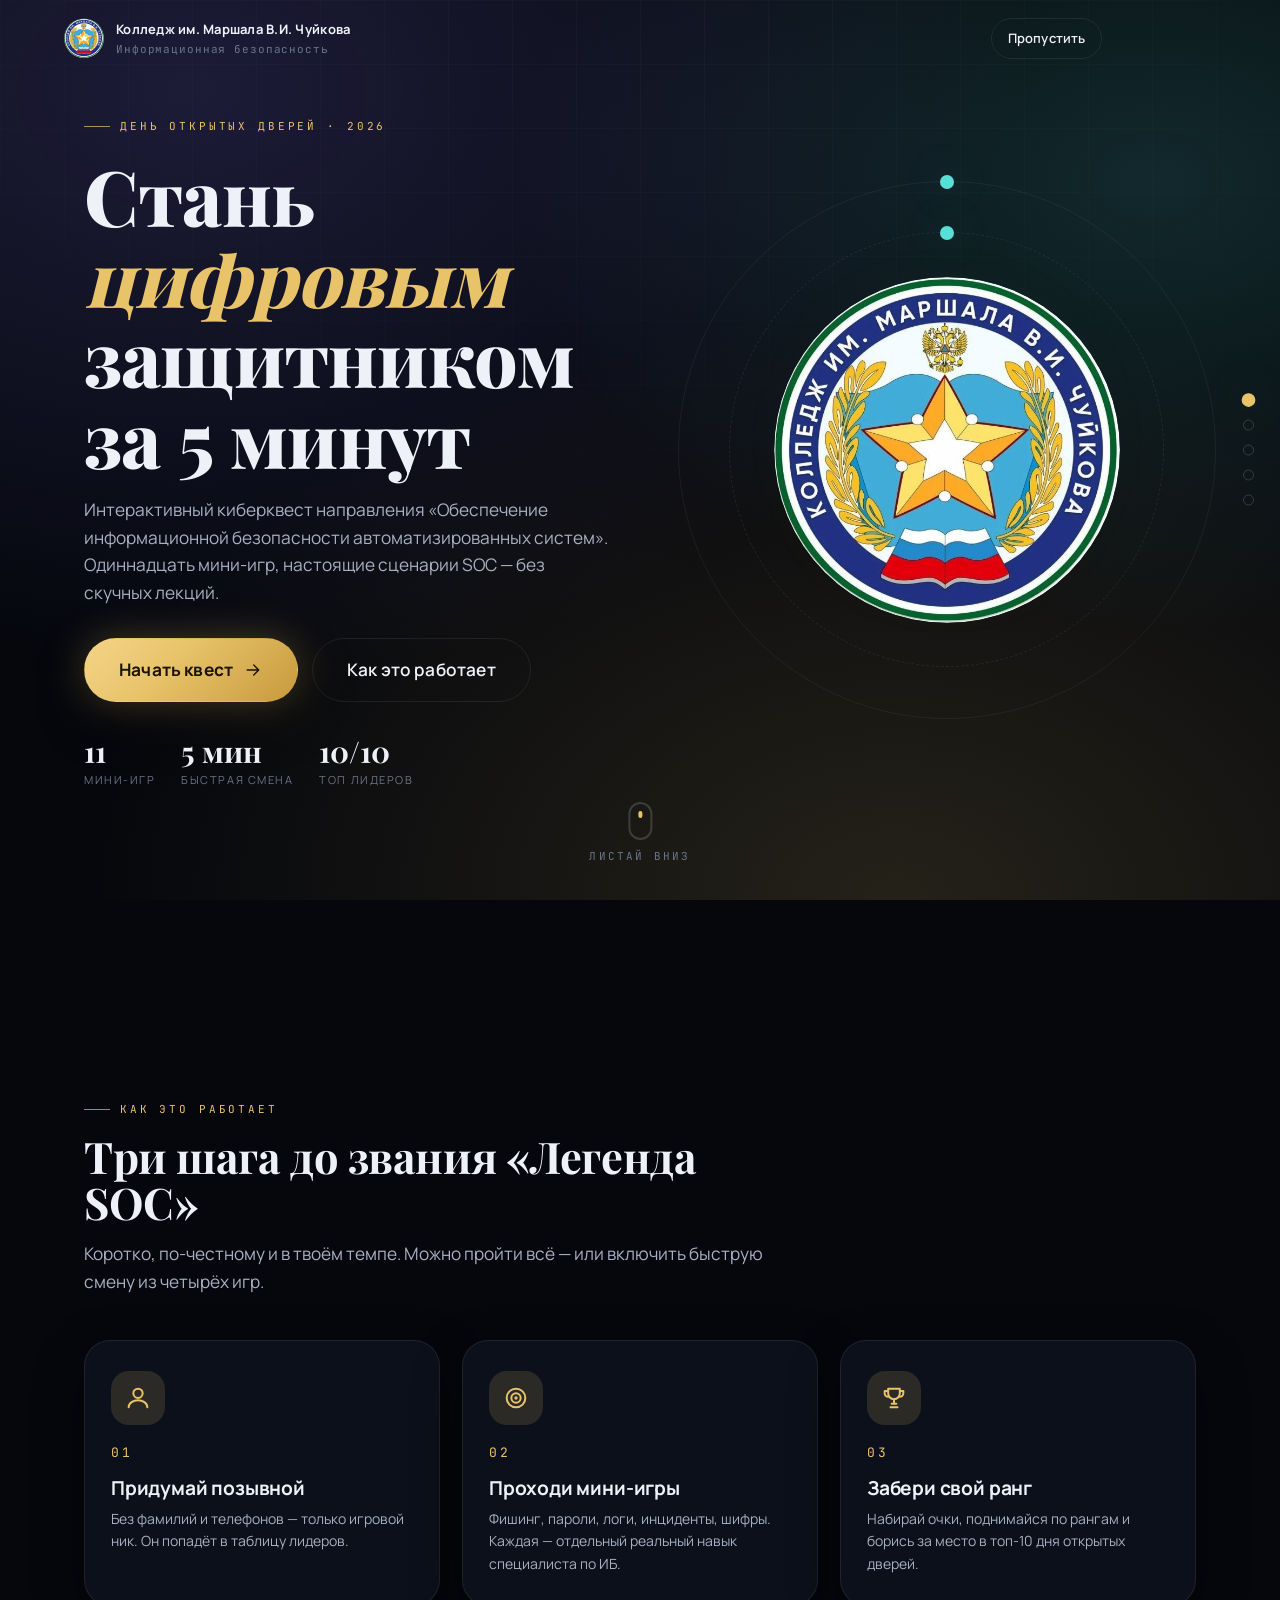
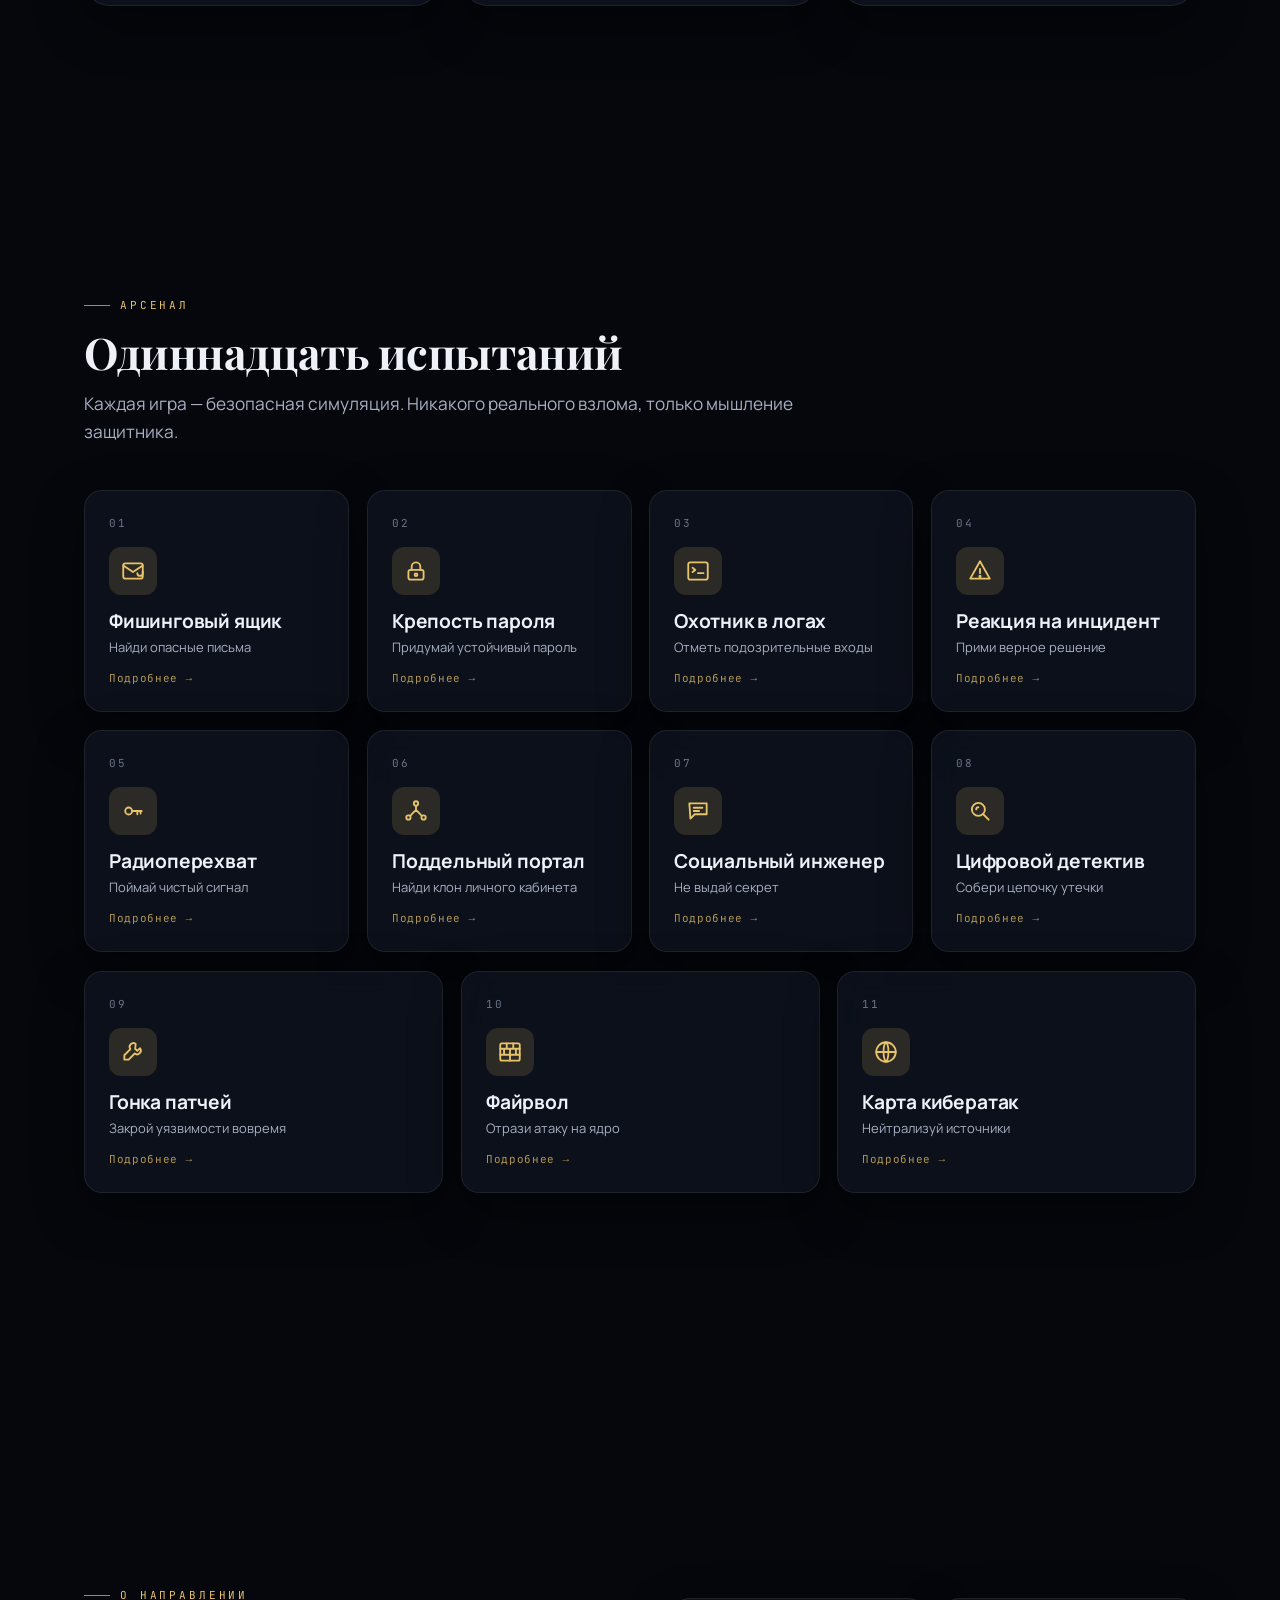
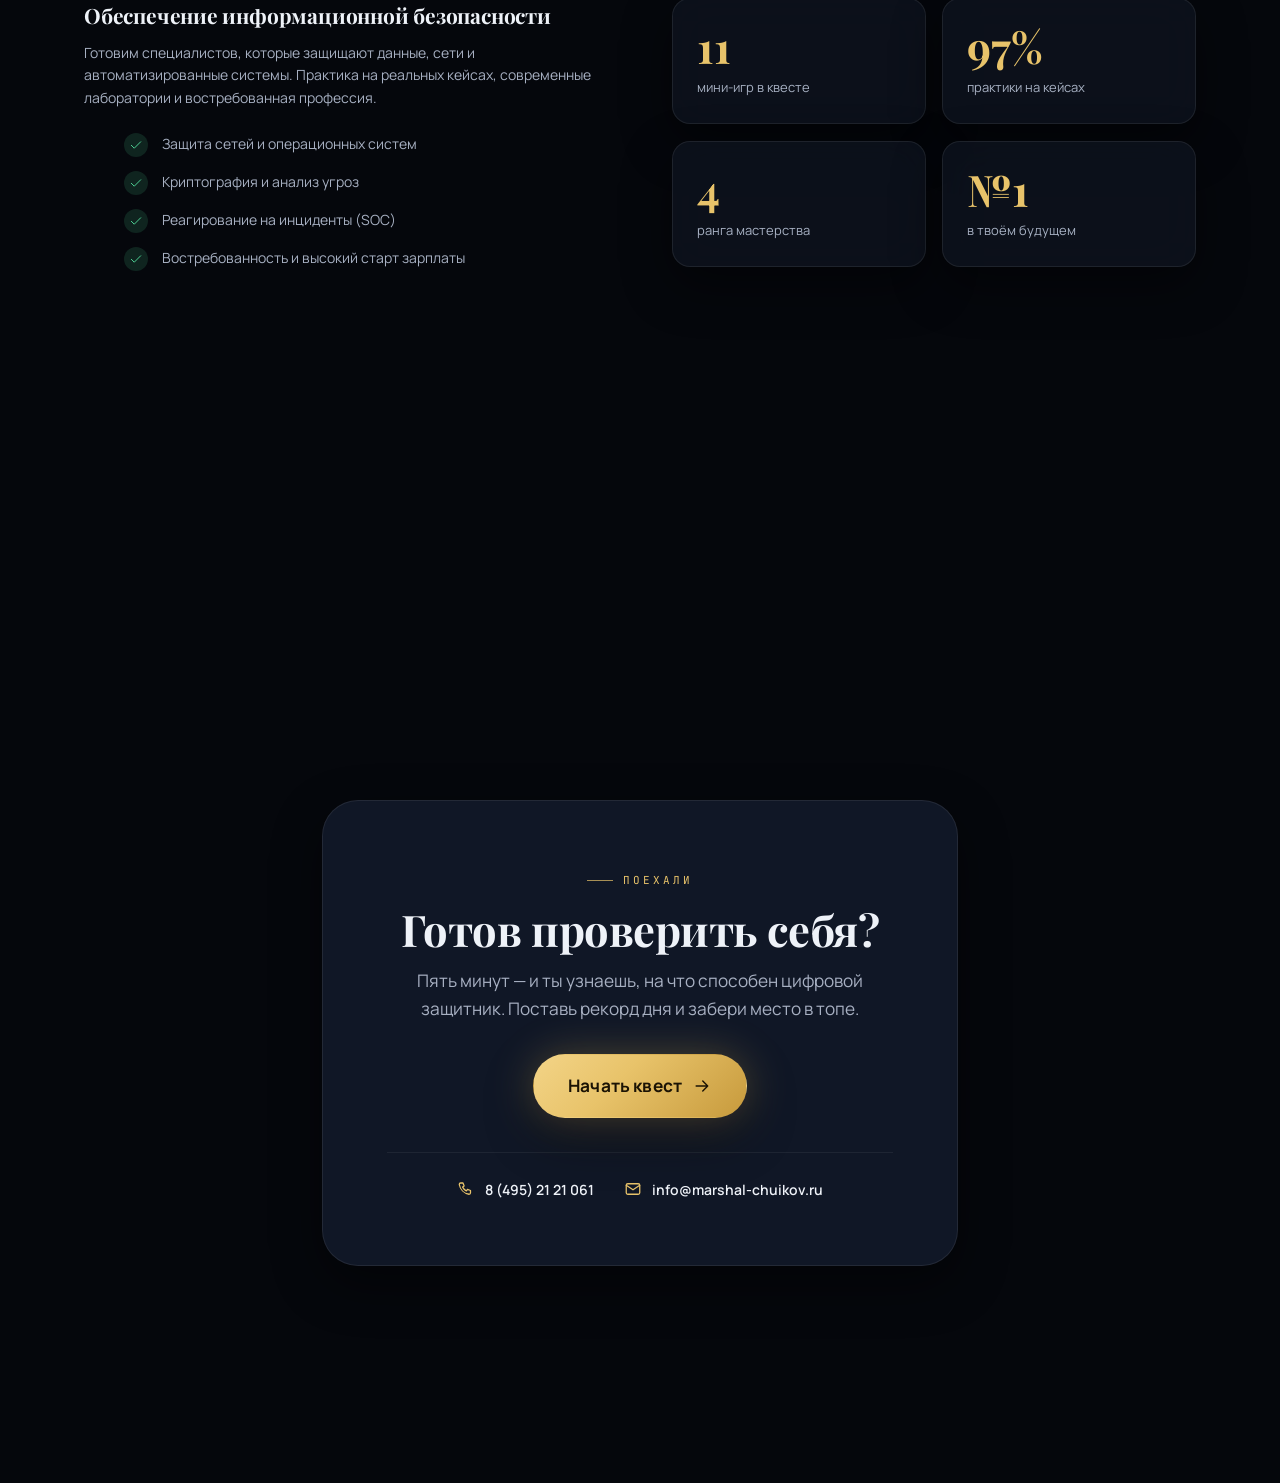
<file: index.html>
<!DOCTYPE html>
<html lang="ru">
  <head>
    <meta charset="UTF-8" />
    <meta name="viewport" content="width=device-width, initial-scale=1.0" />
    <meta http-equiv="Cache-Control" content="no-cache, no-store, must-revalidate" />
    <meta http-equiv="Pragma" content="no-cache" />
    <meta name="referrer" content="strict-origin-when-cross-origin" />
    <meta http-equiv="X-Content-Type-Options" content="nosniff" />
    <meta
      http-equiv="Content-Security-Policy"
      content="default-src 'self'; script-src 'self'; style-src 'self' 'unsafe-inline'; img-src 'self' data: blob:; font-src 'self' data:; connect-src 'self' https://*.supabase.co wss://*.supabase.co; base-uri 'self'; form-action 'self'; object-src 'none'; frame-ancestors 'none'"
    />
    <title>КиберКвест · Колледж им. Маршала В.И. Чуйкова</title>
    <link rel="icon" href="assets/logo-chuikov.png" />
    <link rel="stylesheet" href="css/fonts.css?v=11" />
    <link rel="stylesheet" href="css/tokens.css?v=11" />
    <link rel="stylesheet" href="css/base.css?v=11" />
    <link rel="stylesheet" href="css/landing.css?v=11" />
    <link rel="stylesheet" href="css/app.css?v=20" />
    <link rel="stylesheet" href="css/games.css?v=31" />
  </head>
  <body data-build="31">
    <!-- ===================== SPLASH ===================== -->
    <div id="splash">
      <div class="splash-inner">
        <img
          class="splash-logo"
          src="assets/logo-chuikov.png"
          alt="Логотип колледжа"
        />
        <div class="splash-ring"><i></i></div>
        <div class="splash-title">Загрузка киберквеста</div>
      </div>
    </div>

    <!-- ===================== ЛЕНДИНГ ===================== -->
    <div class="l-progress" id="lProgress"></div>

    <header class="l-top" id="lTop">
      <div class="l-brand">
        <img src="assets/logo-chuikov.png" alt="" />
        <div>
          <b>Колледж им. Маршала В.И. Чуйкова</b>
          <span>Информационная безопасность</span>
        </div>
      </div>
      <div class="l-actions">
        <button class="btn btn-ghost btn-sm" id="skipBtn">Пропустить</button>
        <button class="btn btn-primary btn-sm" id="topStart">
          Начать <span class="i-arrow"></span>
        </button>
      </div>
    </header>

    <nav class="l-dots" id="lDots" aria-label="Навигация по секциям"></nav>

    <main id="landing">
      <!-- 1 — Герой -->
      <section class="snap-sec" id="s-hero" data-sec="0">
        <div class="container hero">
          <div class="hero-copy">
            <span class="eyebrow" data-reveal>День открытых дверей · 2026</span>
            <h1 data-reveal data-reveal-delay="80">
              Стань <em>цифровым</em> защитником за&nbsp;5&nbsp;минут
            </h1>
            <p class="hero-lead" data-reveal data-reveal-delay="160">
              Интерактивный киберквест направления «Обеспечение информационной
              безопасности автоматизированных систем». Одиннадцать мини-игр,
              настоящие сценарии SOC — без скучных лекций.
            </p>
            <div class="hero-cta" data-reveal data-reveal-delay="240">
              <button class="btn btn-primary btn-lg" id="heroStart">
                Начать квест <span class="i-arrow"></span>
              </button>
              <button class="btn btn-ghost btn-lg" id="heroScroll">
                Как это работает
              </button>
            </div>
            <div class="hero-meta" data-reveal data-reveal-delay="320">
              <div class="m">
                <b data-count="11">11</b><span>мини-игр</span>
              </div>
              <div class="m">
                <b data-count="5" data-suffix=" мин">5 мин</b
                ><span>быстрая смена</span>
              </div>
              <div class="m">
                <b data-count="10" data-suffix="/10">10/10</b
                ><span>топ лидеров</span>
              </div>
            </div>
          </div>
          <div class="hero-visual">
            <div class="orb-glow" data-parallax="0.05"></div>
            <div class="orb-ring r2"><span class="sat"></span></div>
            <div class="orb-ring r1"><span class="sat"></span></div>
            <div class="hero-orb-wrap">
              <img
                class="hero-orb"
                src="assets/logo-chuikov.png"
                alt="Эмблема колледжа"
              />
            </div>
          </div>
        </div>
        <div class="scroll-hint">
          <div class="mouse"></div>
          Листай вниз
        </div>
      </section>

      <!-- 2 — Что это -->
      <section class="snap-sec" id="s-how" data-sec="1">
        <div class="container games-wrap">
          <div class="sec-head">
            <span class="eyebrow" data-reveal>Как это работает</span>
            <h2 data-reveal data-reveal-delay="80">
              Три шага до звания «Легенда SOC»
            </h2>
            <p data-reveal data-reveal-delay="160">
              Коротко, по-честному и в твоём темпе. Можно пройти всё — или
              включить быструю смену из четырёх игр.
            </p>
          </div>
          <div class="steps" data-reveal-group>
            <div class="step panel" data-reveal>
              <div class="ic i-user"></div>
              <div class="num">01</div>
              <h3>Придумай позывной</h3>
              <p>
                Без фамилий и телефонов — только игровой ник. Он попадёт в
                таблицу лидеров.
              </p>
            </div>
            <div class="step panel" data-reveal>
              <div class="ic i-target"></div>
              <div class="num">02</div>
              <h3>Проходи мини-игры</h3>
              <p>
                Фишинг, пароли, логи, инциденты, шифры. Каждая — отдельный
                реальный навык специалиста по ИБ.
              </p>
            </div>
            <div class="step panel" data-reveal>
              <div class="ic i-trophy"></div>
              <div class="num">03</div>
              <h3>Забери свой ранг</h3>
              <p>
                Набирай очки, поднимайся по рангам и борись за место в топ-10
                дня открытых дверей.
              </p>
            </div>
          </div>
        </div>
      </section>

      <!-- 3 — Игры -->
      <section class="snap-sec" id="s-games" data-sec="2">
        <div class="container games-wrap">
          <div class="sec-head">
            <span class="eyebrow" data-reveal>Арсенал</span>
            <h2 data-reveal data-reveal-delay="80">Одиннадцать испытаний</h2>
            <p data-reveal data-reveal-delay="160">
              Каждая игра — безопасная симуляция. Никакого реального взлома, только
              мышление защитника.
            </p>
          </div>
          <div class="game-grid" id="landingGames" data-reveal-group></div>
        </div>
      </section>

      <!-- 4 — Направление -->
      <section class="snap-sec" id="s-dir" data-sec="3">
        <div class="container">
          <div class="dir">
            <div>
              <span class="eyebrow" data-reveal>О направлении</span>
              <h2 class="sec-head" data-reveal data-reveal-delay="80" style="margin-bottom: 16px">
                Обеспечение информационной безопасности
              </h2>
              <p class="text-dim" data-reveal data-reveal-delay="140">
                Готовим специалистов, которые защищают данные, сети и
                автоматизированные системы. Практика на реальных кейсах,
                современные лаборатории и востребованная профессия.
              </p>
              <ul class="dir-list" data-reveal-group>
                <li data-reveal>
                  <span class="tick i-check"></span>Защита сетей и
                  операционных систем
                </li>
                <li data-reveal>
                  <span class="tick i-check"></span>Криптография и анализ
                  угроз
                </li>
                <li data-reveal>
                  <span class="tick i-check"></span>Реагирование на инциденты
                  (SOC)
                </li>
                <li data-reveal>
                  <span class="tick i-check"></span>Востребованность и высокий
                  старт зарплаты
                </li>
              </ul>
            </div>
            <div class="dir-stats" data-reveal-group>
              <div class="stat panel" data-reveal>
                <b data-count="11">11</b><span>мини-игр в квесте</span>
              </div>
              <div class="stat panel" data-reveal>
                <b data-count="100" data-suffix="%">100%</b
                ><span>практики на кейсах</span>
              </div>
              <div class="stat panel" data-reveal>
                <b data-count="4">4</b><span>ранга мастерства</span>
              </div>
              <div class="stat panel" data-reveal>
                <b data-count="1" data-prefix="№">№1</b
                ><span>в твоём будущем</span>
              </div>
            </div>
          </div>
        </div>
      </section>

      <!-- 5 — Финал -->
      <section class="snap-sec" id="s-start" data-sec="4">
        <div class="container finale">
          <div class="finale-card panel-strong panel" data-reveal="zoom">
            <span class="eyebrow" style="justify-content: center">Поехали</span>
            <h2>Готов проверить себя?</h2>
            <p>
              Пять минут — и ты узнаешь, на что способен цифровой защитник.
              Поставь рекорд дня и забери место в топе.
            </p>
            <div class="hero-cta">
              <button class="btn btn-primary btn-lg" id="finaleStart">
                Начать квест <span class="i-arrow"></span>
              </button>
            </div>
            <div class="admissions">
              <a id="admPhone" href="#"><span class="i-phone"></span><span class="t"></span></a>
              <a id="admMail" href="#"><span class="i-mail"></span><span class="t"></span></a>
            </div>
          </div>
        </div>
      </section>
    </main>

    <!-- ===================== ПРИЛОЖЕНИЕ ===================== -->
    <div id="app">
      <div class="topbar">
        <div class="tb-brand" id="tbHome">
          <img src="assets/logo-chuikov.png" alt="" />
          <b>КиберКвест</b>
        </div>
        <div class="tb-right">
          <div class="hud" id="hud"></div>
          <button class="btn btn-ghost btn-sm tb-back" id="btnBack" type="button" hidden>
            <span class="i-back"></span> Назад
          </button>
        </div>
      </div>

      <!-- Экран: ник -->
      <section class="screen" id="scrNick">
        <div class="container">
          <div class="nick-wrap">
            <span class="i-user" style="color: var(--gold); display: inline-block; width: 46px; height: 46px"></span>
            <h2>Твой позывной</h2>
            <p>Придумай игровое имя — оно появится в таблице лидеров. Личные данные не нужны.</p>
            <input
              class="nick-input"
              id="nickInput"
              maxlength="14"
              placeholder="Введи свой позывной"
              autocomplete="off"
              spellcheck="false"
            />
            <button class="btn btn-primary btn-lg" id="nickGo">
              В штаб <span class="i-arrow"></span>
            </button>
          </div>
        </div>
      </section>

      <!-- Экран: хаб -->
      <section class="screen" id="scrHub">
        <div class="container">
          <div class="hub-head">
            <div>
              <h2>Штаб операций</h2>
              <p id="hubSub">Выбирай миссию. Можно в любом порядке.</p>
            </div>
            <div class="row gap-sm">
              <button class="btn btn-ghost btn-sm" id="toLeaders">
                <span class="i-trophy"></span> Лидеры
              </button>
              <button class="btn btn-ghost btn-sm" id="toAbout">О направлении</button>
            </div>
          </div>

          <div class="quick-banner" data-reveal>
            <div class="qb-ic i-bolt"></div>
            <div class="qb-txt">
              <b>Быстрая смена</b>
              <span>4 коротких игры примерно за 5 минут — идеально для очереди на стенде.</span>
            </div>
            <button class="btn btn-primary" id="quickStart">
              Запустить <span class="i-arrow"></span>
            </button>
          </div>

          <div class="hub-grid" id="hubGrid" data-reveal-group></div>
        </div>
      </section>

      <!-- Экран: игра -->
      <section class="screen" id="scrGame">
        <div class="container">
          <div class="stage" id="gameStage"></div>
        </div>
      </section>

      <!-- Экран: итоги -->
      <section class="screen" id="scrResult">
        <div class="container">
          <div class="result-wrap" id="resultWrap"></div>
        </div>
      </section>

      <!-- Экран: лидеры -->
      <section class="screen" id="scrLeaders">
        <div class="container">
          <div class="leaders">
            <h2>Таблица лидеров дня</h2>
            <div id="leadersList"></div>
            <div class="center" style="margin-top: 24px">
              <button class="btn btn-ghost" id="leadersBack">
                <span class="i-back"></span> В штаб
              </button>
            </div>
          </div>
        </div>
      </section>

      <!-- Экран: о направлении -->
      <section class="screen" id="scrAbout">
        <div class="container">
          <div class="about">
            <span class="eyebrow">Направление</span>
            <h2>Обеспечение информационной безопасности автоматизированных систем</h2>
            <p>
              Это специалисты, которые проектируют защиту, находят уязвимости,
              расследуют инциденты и обеспечивают работу критичных систем. Ты
              только что примерил эту роль в игре.
            </p>
            <p>
              На направлении — практика на современных стендах, криптография,
              защита сетей, реагирование на инциденты и реальные кейсы из работы
              SOC-центров.
            </p>
            <div class="admissions" style="justify-content: flex-start">
              <a id="aboutPhone" href="#"><span class="i-phone"></span><span class="t"></span></a>
              <a id="aboutMail" href="#"><span class="i-mail"></span><span class="t"></span></a>
            </div>
            <div class="center" style="margin-top: 28px">
              <button class="btn btn-ghost" id="aboutBack">
                <span class="i-back"></span> В штаб
              </button>
            </div>
          </div>
        </div>
      </section>
    </div>

    <!-- ===================== МОДАЛКИ ===================== -->
    <div class="modal" id="gameInfoModal" aria-hidden="true">
      <div class="modal-card panel-strong panel gi-card" role="dialog" aria-labelledby="giTitle">
        <div class="gi-top">
          <div class="gi-ic" id="giIcon"></div>
          <span class="gi-num" id="giNum"></span>
        </div>
        <h3 id="giTitle"></h3>
        <p class="gi-blurb" id="giBlurb"></p>
        <p class="text-dim" id="giAbout"></p>
        <div class="row gap-sm gi-actions">
          <button class="btn btn-ghost btn-sm" id="giClose" type="button">Закрыть</button>
          <button class="btn btn-primary btn-sm" id="giStart" type="button" hidden>
            Начать миссию <span class="i-arrow"></span>
          </button>
        </div>
      </div>
    </div>

    <div class="modal" id="pinModal">
      <div class="modal-card panel-strong panel">
        <h3>Режим преподавателя</h3>
        <p class="text-dim">Введите PIN для доступа к журналу попыток.</p>
        <input class="pin-input" id="pinInput" type="password" inputmode="numeric" maxlength="6" />
        <div class="pin-err" id="pinErr"></div>
        <div class="row gap-sm" style="justify-content: flex-end">
          <button class="btn btn-ghost btn-sm" id="pinCancel">Отмена</button>
          <button class="btn btn-primary btn-sm" id="pinGo">Войти</button>
        </div>
      </div>
    </div>

    <div class="modal" id="teacherModal">
      <div class="modal-card wide panel-strong panel">
        <div class="teacher-head">
          <h3>Журнал попыток</h3>
          <div class="row gap-sm">
            <button class="btn btn-ghost btn-sm" id="teacherCsv">
              <span class="i-download"></span> Экспорт CSV
            </button>
            <button class="btn btn-ghost btn-sm" id="teacherReset">Сбросить день</button>
            <button class="btn btn-ghost btn-sm" id="teacherClose">
              <span class="i-close"></span>
            </button>
          </div>
        </div>
        <div class="teacher-stats" id="teacherStats"></div>
        <p class="hint" id="teacherCloudLink" hidden style="margin: 0 0 14px">
          <span class="i-info"></span>
          <span
            >Облачный журнал (live-сессии):
            <a href="admin/" style="color: var(--gold)">открыть админку →</a></span
          >
        </p>
        <div style="overflow: hidden; border-radius: var(--r-md); border: 1px solid var(--stroke)">
          <table class="jtable" id="teacherTable"></table>
        </div>
      </div>
    </div>

    <div class="feedback" id="feedback">
      <div class="fb-ic"></div>
      <div><b id="fbTitle"></b> <span id="fbText"></span></div>
    </div>

    <!-- ===================== СКРИПТЫ ===================== -->
    <script src="js/config.js?v=31"></script>
    <script src="js/cloud-config.js?v=11"></script>
    <script src="assets/vendor/supabase.js?v=11"></script>
    <script src="js/guard.js?v=18"></script>
    <script src="js/cloud.js?v=19"></script>
    <script src="js/icons.js?v=31"></script>
    <script src="js/storage.js?v=17"></script>
    <script src="js/motion.js?v=11"></script>
    <script src="js/games/engine.js?v=19"></script>
    <script src="js/banks.js?v=19"></script>
    <script src="js/banks-more.js?v=17"></script>
    <script src="js/games/phishing.js?v=11"></script>
    <script src="js/games/passwords.js?v=17"></script>
    <script src="js/games/logs.js?v=19"></script>
    <script src="js/games/incident.js?v=11"></script>
    <script src="js/games/cipher.js?v=19"></script>
    <script src="js/games/network.js?v=21"></script>
    <script src="js/games/social.js?v=11"></script>
    <script src="js/games/detective.js?v=11"></script>
    <script src="js/games/patches.js?v=17"></script>
    <script src="js/games/firewall.js?v=15"></script>
    <script src="js/games/attackmap.js?v=31"></script>
    <script src="js/landing.js?v=11"></script>
    <script src="js/app.js?v=26"></script>
  </body>
</html>
</file>
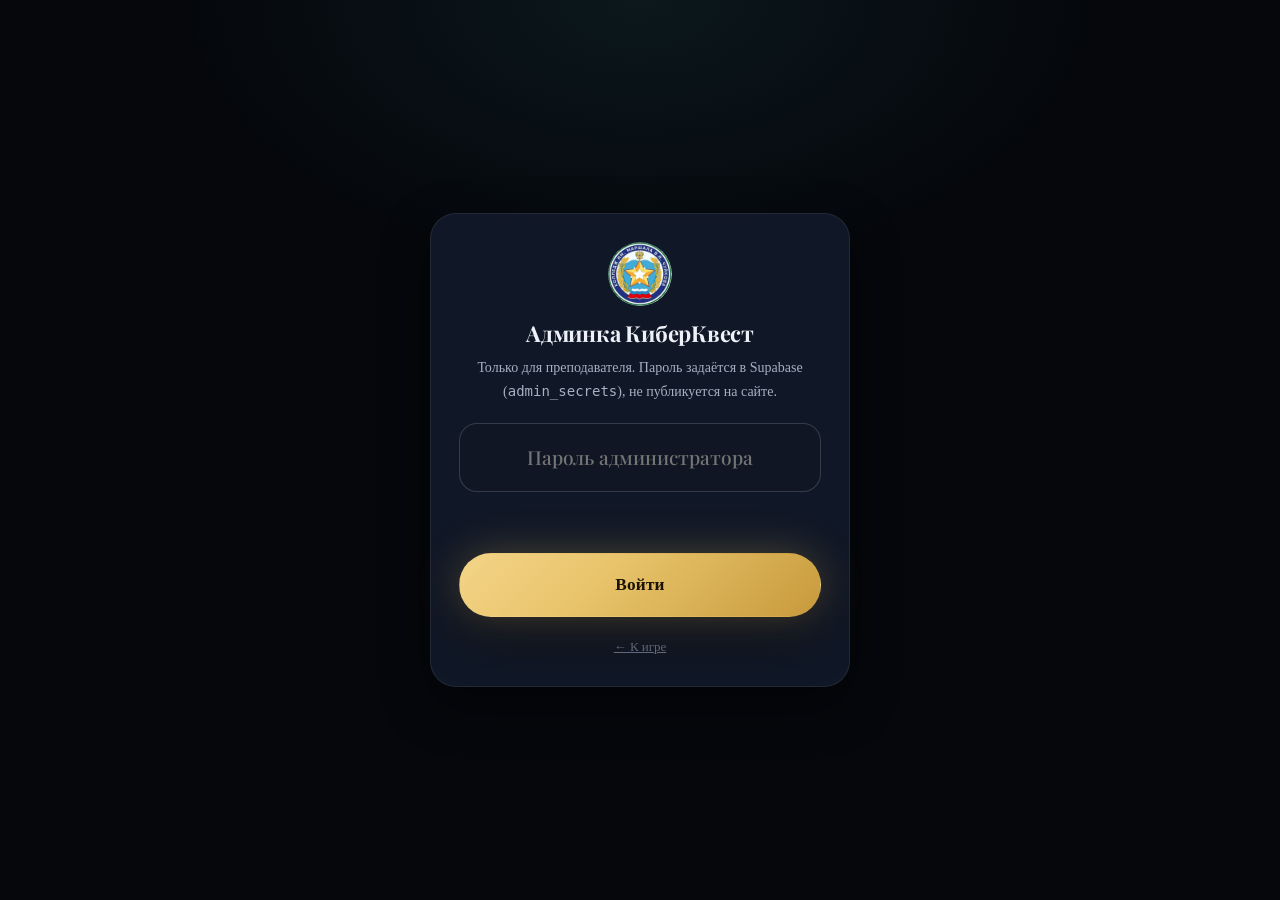
<file: admin/index.html>
<!DOCTYPE html>
<html lang="ru">
  <head>
    <meta charset="UTF-8" />
    <meta name="viewport" content="width=device-width, initial-scale=1" />
    <meta name="referrer" content="strict-origin-when-cross-origin" />
    <meta name="robots" content="noindex, nofollow" />
    <meta
      http-equiv="Content-Security-Policy"
      content="default-src 'self'; script-src 'self'; style-src 'self' 'unsafe-inline'; img-src 'self' data:; font-src 'self' data:; connect-src 'self' https://*.supabase.co; base-uri 'self'; form-action 'self'; object-src 'none'; frame-ancestors 'none'"
    />
    <title>Админка · КиберКвест</title>
    <link rel="icon" href="../assets/logo-chuikov.png" />
    <link rel="stylesheet" href="../css/fonts.css" />
    <link rel="stylesheet" href="../css/tokens.css" />
    <link rel="stylesheet" href="../css/base.css" />
    <link rel="stylesheet" href="../css/app.css" />
    <link rel="stylesheet" href="admin.css?v=11" />
  </head>
  <body class="admin-body">
    <div id="loginView" class="admin-login">
      <div class="panel panel-strong admin-card">
        <img src="../assets/logo-chuikov.png" alt="" class="admin-logo" />
        <h1>Админка КиберКвест</h1>
        <p>Только для преподавателя. Пароль задаётся в Supabase (<code>admin_secrets</code>), не публикуется на сайте.</p>
        <input
          class="nick-input"
          id="adminPass"
          type="password"
          placeholder="Пароль администратора"
          autocomplete="current-password"
        />
        <div class="admin-err" id="loginErr"></div>
        <button class="btn btn-primary btn-lg" id="loginBtn" type="button">Войти</button>
        <a class="admin-back" href="../">← К игре</a>
      </div>
    </div>

    <div id="dashView" class="admin-dash" hidden>
      <header class="admin-top">
        <div class="admin-brand">
          <img src="../assets/logo-chuikov.png" alt="" />
          <div>
            <b>КиберКвест · Админ</b>
            <span id="dayLabel"></span>
          </div>
        </div>
        <div class="row gap-sm">
          <input type="date" id="dayPick" class="admin-date" />
          <button class="btn btn-ghost btn-sm" id="btnRefresh" type="button">Обновить</button>
          <button class="btn btn-ghost btn-sm" id="btnCsv" type="button">CSV</button>
          <button class="btn btn-ghost btn-sm" id="btnReset" type="button">Сброс дня</button>
          <button class="btn btn-ghost btn-sm" id="btnLogout" type="button">Выйти</button>
        </div>
      </header>

      <main class="admin-main">
        <section class="admin-stats" id="summaryCards"></section>

        <section class="panel admin-panel">
          <div class="admin-sec-head">
            <h2>Сейчас играют</h2>
            <span class="chip" id="liveCount">0 online</span>
          </div>
          <div class="admin-table-wrap">
            <table class="jtable" id="liveTable">
              <thead>
                <tr>
                  <th>Позывной</th>
                  <th>Статус</th>
                  <th>Игра</th>
                  <th>Очки</th>
                  <th>В сессии</th>
                  <th>Heartbeat</th>
                </tr>
              </thead>
              <tbody></tbody>
            </table>
          </div>
        </section>

        <section class="panel admin-panel">
          <div class="admin-sec-head">
            <h2>Журнал попыток</h2>
          </div>
          <div class="admin-table-wrap">
            <table class="jtable" id="journalTable">
              <thead>
                <tr>
                  <th>Время</th>
                  <th>Позывной</th>
                  <th>Очки</th>
                  <th>Ранг</th>
                  <th>Игры</th>
                  <th>Детали</th>
                </tr>
              </thead>
              <tbody></tbody>
            </table>
          </div>
        </section>

        <section class="panel admin-panel">
          <div class="admin-sec-head">
            <h2>Завершённые миссии</h2>
            <span class="chip" id="runsHint">—</span>
          </div>
          <div class="admin-table-wrap">
            <table class="jtable" id="runsTable">
              <thead>
                <tr>
                  <th>Время</th>
                  <th>Позывной</th>
                  <th>Игра</th>
                  <th>Очки</th>
                  <th>Длительность</th>
                </tr>
              </thead>
              <tbody></tbody>
            </table>
          </div>
        </section>
      </main>
    </div>

    <script src="../js/config.js?v=11"></script>
    <script src="../js/cloud-config.js?v=11"></script>
    <script src="../assets/vendor/supabase.js?v=11"></script>
    <script src="admin.js?v=19"></script>
  </body>
</html>
</file>
<file: css/fonts.css>
/* Локальные шрифты (офлайн, без интернета). Кириллица + латиница. */

/* ---------- Manrope (интерфейс / текст) ---------- */
@font-face {
  font-family: "Manrope";
  font-style: normal;
  font-weight: 400;
  font-display: swap;
  src: url("../assets/fonts/manrope-cyrillic-400-normal.woff2") format("woff2");
  unicode-range: U+0301, U+0400-045F, U+0490-0491, U+04B0-04B1, U+2116;
}
@font-face {
  font-family: "Manrope";
  font-style: normal;
  font-weight: 400;
  font-display: swap;
  src: url("../assets/fonts/manrope-latin-400-normal.woff2") format("woff2");
  unicode-range: U+0000-00FF, U+0131, U+0152-0153, U+2000-206F, U+2074, U+20AC, U+2122, U+2212, U+FEFF, U+FFFD;
}
@font-face {
  font-family: "Manrope";
  font-style: normal;
  font-weight: 500;
  font-display: swap;
  src: url("../assets/fonts/manrope-cyrillic-500-normal.woff2") format("woff2");
  unicode-range: U+0301, U+0400-045F, U+0490-0491, U+04B0-04B1, U+2116;
}
@font-face {
  font-family: "Manrope";
  font-style: normal;
  font-weight: 500;
  font-display: swap;
  src: url("../assets/fonts/manrope-latin-500-normal.woff2") format("woff2");
  unicode-range: U+0000-00FF, U+0131, U+0152-0153, U+2000-206F, U+2074, U+20AC, U+2122, U+2212, U+FEFF, U+FFFD;
}
@font-face {
  font-family: "Manrope";
  font-style: normal;
  font-weight: 600;
  font-display: swap;
  src: url("../assets/fonts/manrope-cyrillic-600-normal.woff2") format("woff2");
  unicode-range: U+0301, U+0400-045F, U+0490-0491, U+04B0-04B1, U+2116;
}
@font-face {
  font-family: "Manrope";
  font-style: normal;
  font-weight: 600;
  font-display: swap;
  src: url("../assets/fonts/manrope-latin-600-normal.woff2") format("woff2");
  unicode-range: U+0000-00FF, U+0131, U+0152-0153, U+2000-206F, U+2074, U+20AC, U+2122, U+2212, U+FEFF, U+FFFD;
}
@font-face {
  font-family: "Manrope";
  font-style: normal;
  font-weight: 700;
  font-display: swap;
  src: url("../assets/fonts/manrope-cyrillic-700-normal.woff2") format("woff2");
  unicode-range: U+0301, U+0400-045F, U+0490-0491, U+04B0-04B1, U+2116;
}
@font-face {
  font-family: "Manrope";
  font-style: normal;
  font-weight: 700;
  font-display: swap;
  src: url("../assets/fonts/manrope-latin-700-normal.woff2") format("woff2");
  unicode-range: U+0000-00FF, U+0131, U+0152-0153, U+2000-206F, U+2074, U+20AC, U+2122, U+2212, U+FEFF, U+FFFD;
}
@font-face {
  font-family: "Manrope";
  font-style: normal;
  font-weight: 800;
  font-display: swap;
  src: url("../assets/fonts/manrope-cyrillic-800-normal.woff2") format("woff2");
  unicode-range: U+0301, U+0400-045F, U+0490-0491, U+04B0-04B1, U+2116;
}
@font-face {
  font-family: "Manrope";
  font-style: normal;
  font-weight: 800;
  font-display: swap;
  src: url("../assets/fonts/manrope-latin-800-normal.woff2") format("woff2");
  unicode-range: U+0000-00FF, U+0131, U+0152-0153, U+2000-206F, U+2074, U+20AC, U+2122, U+2212, U+FEFF, U+FFFD;
}

/* ---------- Playfair Display (заголовки / дисплей) ---------- */
@font-face {
  font-family: "Playfair Display";
  font-style: normal;
  font-weight: 500;
  font-display: swap;
  src: url("../assets/fonts/playfair-display-cyrillic-500-normal.woff2") format("woff2");
  unicode-range: U+0301, U+0400-045F, U+0490-0491, U+04B0-04B1, U+2116;
}
@font-face {
  font-family: "Playfair Display";
  font-style: normal;
  font-weight: 500;
  font-display: swap;
  src: url("../assets/fonts/playfair-display-latin-500-normal.woff2") format("woff2");
  unicode-range: U+0000-00FF, U+0131, U+0152-0153, U+2000-206F, U+2074, U+20AC, U+2122, U+2212, U+FEFF, U+FFFD;
}
@font-face {
  font-family: "Playfair Display";
  font-style: normal;
  font-weight: 600;
  font-display: swap;
  src: url("../assets/fonts/playfair-display-cyrillic-600-normal.woff2") format("woff2");
  unicode-range: U+0301, U+0400-045F, U+0490-0491, U+04B0-04B1, U+2116;
}
@font-face {
  font-family: "Playfair Display";
  font-style: normal;
  font-weight: 600;
  font-display: swap;
  src: url("../assets/fonts/playfair-display-latin-600-normal.woff2") format("woff2");
  unicode-range: U+0000-00FF, U+0131, U+0152-0153, U+2000-206F, U+2074, U+20AC, U+2122, U+2212, U+FEFF, U+FFFD;
}
@font-face {
  font-family: "Playfair Display";
  font-style: normal;
  font-weight: 700;
  font-display: swap;
  src: url("../assets/fonts/playfair-display-cyrillic-700-normal.woff2") format("woff2");
  unicode-range: U+0301, U+0400-045F, U+0490-0491, U+04B0-04B1, U+2116;
}
@font-face {
  font-family: "Playfair Display";
  font-style: normal;
  font-weight: 700;
  font-display: swap;
  src: url("../assets/fonts/playfair-display-latin-700-normal.woff2") format("woff2");
  unicode-range: U+0000-00FF, U+0131, U+0152-0153, U+2000-206F, U+2074, U+20AC, U+2122, U+2212, U+FEFF, U+FFFD;
}
@font-face {
  font-family: "Playfair Display";
  font-style: normal;
  font-weight: 800;
  font-display: swap;
  src: url("../assets/fonts/playfair-display-cyrillic-800-normal.woff2") format("woff2");
  unicode-range: U+0301, U+0400-045F, U+0490-0491, U+04B0-04B1, U+2116;
}
@font-face {
  font-family: "Playfair Display";
  font-style: normal;
  font-weight: 800;
  font-display: swap;
  src: url("../assets/fonts/playfair-display-latin-800-normal.woff2") format("woff2");
  unicode-range: U+0000-00FF, U+0131, U+0152-0153, U+2000-206F, U+2074, U+20AC, U+2122, U+2212, U+FEFF, U+FFFD;
}
@font-face {
  font-family: "Playfair Display";
  font-style: normal;
  font-weight: 900;
  font-display: swap;
  src: url("../assets/fonts/playfair-display-cyrillic-900-normal.woff2") format("woff2");
  unicode-range: U+0301, U+0400-045F, U+0490-0491, U+04B0-04B1, U+2116;
}
@font-face {
  font-family: "Playfair Display";
  font-style: normal;
  font-weight: 900;
  font-display: swap;
  src: url("../assets/fonts/playfair-display-latin-900-normal.woff2") format("woff2");
  unicode-range: U+0000-00FF, U+0131, U+0152-0153, U+2000-206F, U+2074, U+20AC, U+2122, U+2212, U+FEFF, U+FFFD;
}

/* ---------- JetBrains Mono (код / логи / цифры) ---------- */
@font-face {
  font-family: "JetBrains Mono";
  font-style: normal;
  font-weight: 400;
  font-display: swap;
  src: url("../assets/fonts/jetbrains-mono-cyrillic-400-normal.woff2") format("woff2");
  unicode-range: U+0301, U+0400-045F, U+0490-0491, U+04B0-04B1, U+2116;
}
@font-face {
  font-family: "JetBrains Mono";
  font-style: normal;
  font-weight: 400;
  font-display: swap;
  src: url("../assets/fonts/jetbrains-mono-latin-400-normal.woff2") format("woff2");
  unicode-range: U+0000-00FF, U+0131, U+0152-0153, U+2000-206F, U+2074, U+20AC, U+2122, U+2212, U+FEFF, U+FFFD;
}
@font-face {
  font-family: "JetBrains Mono";
  font-style: normal;
  font-weight: 500;
  font-display: swap;
  src: url("../assets/fonts/jetbrains-mono-cyrillic-500-normal.woff2") format("woff2");
  unicode-range: U+0301, U+0400-045F, U+0490-0491, U+04B0-04B1, U+2116;
}
@font-face {
  font-family: "JetBrains Mono";
  font-style: normal;
  font-weight: 500;
  font-display: swap;
  src: url("../assets/fonts/jetbrains-mono-latin-500-normal.woff2") format("woff2");
  unicode-range: U+0000-00FF, U+0131, U+0152-0153, U+2000-206F, U+2074, U+20AC, U+2122, U+2212, U+FEFF, U+FFFD;
}
@font-face {
  font-family: "JetBrains Mono";
  font-style: normal;
  font-weight: 700;
  font-display: swap;
  src: url("../assets/fonts/jetbrains-mono-cyrillic-700-normal.woff2") format("woff2");
  unicode-range: U+0301, U+0400-045F, U+0490-0491, U+04B0-04B1, U+2116;
}
@font-face {
  font-family: "JetBrains Mono";
  font-style: normal;
  font-weight: 700;
  font-display: swap;
  src: url("../assets/fonts/jetbrains-mono-latin-700-normal.woff2") format("woff2");
  unicode-range: U+0000-00FF, U+0131, U+0152-0153, U+2000-206F, U+2074, U+20AC, U+2122, U+2212, U+FEFF, U+FFFD;
}
</file>
<file: css/tokens.css>
/* ============================================================
   Дизайн-токены. Кинематографичная тёмная премиум-тема.
   Чернила (ink) + золото (gold) + холодная бирюза акцента.
   ============================================================ */
:root {
  /* --- Базовые цвета фона --- */
  --ink-900: #05070c;
  --ink-850: #080b12;
  --ink-800: #0b0f18;
  --ink-700: #11162130; /* не используется напрямую */
  --bg: var(--ink-900);
  --bg-elev: #0d1220;

  /* --- Стекло / панели --- */
  --glass: rgba(18, 24, 38, 0.6);
  --glass-strong: rgba(20, 27, 44, 0.82);
  --glass-soft: rgba(255, 255, 255, 0.03);
  --stroke: rgba(255, 255, 255, 0.08);
  --stroke-strong: rgba(255, 255, 255, 0.16);
  --hairline: rgba(255, 255, 255, 0.06);

  /* --- Текст --- */
  --text: #eef2f8;
  --text-dim: #a7b0c2;
  --text-faint: #6b7489;

  /* --- Акценты --- */
  --gold: #e8c36a;
  --gold-deep: #c79a3c;
  --gold-soft: rgba(232, 195, 106, 0.14);
  --cyan: #58e0d8;
  --cyan-deep: #2bb6ad;
  --violet: #8a7bff;

  /* --- Семантика --- */
  --ok: #4fd396;
  --ok-soft: rgba(79, 211, 150, 0.14);
  --danger: #ff6b6b;
  --danger-soft: rgba(255, 107, 107, 0.14);
  --warn: #ffbf5a;
  --warn-soft: rgba(255, 191, 90, 0.14);

  /* --- Градиенты --- */
  --grad-gold: linear-gradient(135deg, #f3d487 0%, #e8c36a 40%, #c79a3c 100%);
  --grad-cyan: linear-gradient(135deg, #7af0e8 0%, #58e0d8 45%, #2bb6ad 100%);
  --grad-aurora: radial-gradient(
      120% 120% at 15% 10%,
      rgba(138, 123, 255, 0.18) 0%,
      transparent 55%
    ),
    radial-gradient(100% 100% at 90% 20%, rgba(88, 224, 216, 0.16) 0%, transparent 50%),
    radial-gradient(120% 120% at 70% 100%, rgba(232, 195, 106, 0.14) 0%, transparent 55%);

  /* --- Типографика --- */
  --font-display: "Playfair Display", Georgia, "Times New Roman", serif;
  --font-ui: "Manrope", "Segoe UI", system-ui, -apple-system, sans-serif;
  --font-mono: "JetBrains Mono", "Cascadia Code", Consolas, monospace;

  /* Плавная типошкала (clamp для 1366→1920) */
  --fs-hero: clamp(42px, 6vw, 92px);
  --fs-h1: clamp(30px, 3.4vw, 52px);
  --fs-h2: clamp(23px, 2.3vw, 34px);
  --fs-h3: clamp(18px, 1.5vw, 23px);
  --fs-lead: clamp(16px, 1.35vw, 21px);
  --fs-body: clamp(14px, 1.05vw, 17px);
  --fs-sm: 13px;
  --fs-xs: 11px;

  /* --- Радиусы --- */
  --r-xs: 8px;
  --r-sm: 12px;
  --r-md: 18px;
  --r-lg: 26px;
  --r-xl: 36px;
  --r-pill: 999px;

  /* --- Тени --- */
  --sh-sm: 0 2px 10px rgba(0, 0, 0, 0.35);
  --sh-md: 0 18px 50px rgba(0, 0, 0, 0.45);
  --sh-lg: 0 40px 120px rgba(0, 0, 0, 0.6);
  --glow-gold: 0 0 40px rgba(232, 195, 106, 0.28);
  --glow-cyan: 0 0 40px rgba(88, 224, 216, 0.26);

  /* --- Пространство --- */
  --pad-page: clamp(20px, 5vw, 90px);
  --maxw: 1240px;

  /* --- Движение --- */
  --ease: cubic-bezier(0.22, 1, 0.36, 1);
  --ease-soft: cubic-bezier(0.4, 0, 0.2, 1);
  --dur-1: 0.18s;
  --dur-2: 0.4s;
  --dur-3: 0.7s;
  --dur-4: 1.1s;

  --z-splash: 100;
  --z-topbar: 60;
  --z-modal: 90;
}
</file>
<file: css/base.css>
/* ============================================================
   Базовый слой: сброс, типографика, кнопки, панели, утилиты.
   ============================================================ */

*,
*::before,
*::after {
  box-sizing: border-box;
}

/* Иначе авторский display:grid/flex перебивает атрибут hidden */
[hidden] {
  display: none !important;
}

html,
body {
  margin: 0;
  padding: 0;
  height: 100%;
}

html {
  -webkit-text-size-adjust: 100%;
  scroll-behavior: smooth;
}

body {
  font-family: var(--font-ui);
  font-size: var(--fs-body);
  line-height: 1.6;
  color: var(--text);
  background: var(--bg);
  -webkit-font-smoothing: antialiased;
  text-rendering: optimizeLegibility;
  overflow-x: hidden;
}

/* Фоновая аврора + лёгкая сетка на всём приложении */
body::before {
  content: "";
  position: fixed;
  inset: 0;
  background: var(--grad-aurora);
  z-index: -2;
  pointer-events: none;
}
body::after {
  content: "";
  position: fixed;
  inset: 0;
  background-image: linear-gradient(rgba(255, 255, 255, 0.025) 1px, transparent 1px),
    linear-gradient(90deg, rgba(255, 255, 255, 0.025) 1px, transparent 1px);
  background-size: 64px 64px;
  mask-image: radial-gradient(120% 90% at 50% 0%, #000 10%, transparent 75%);
  -webkit-mask-image: radial-gradient(120% 90% at 50% 0%, #000 10%, transparent 75%);
  z-index: -1;
  pointer-events: none;
}

img {
  max-width: 100%;
  display: block;
}

button,
input,
select {
  font: inherit;
  color: inherit;
}

::selection {
  background: var(--gold-soft);
  color: #fff;
}

/* Скроллбар */
::-webkit-scrollbar {
  width: 10px;
  height: 10px;
}
::-webkit-scrollbar-track {
  background: transparent;
}
::-webkit-scrollbar-thumb {
  background: rgba(255, 255, 255, 0.12);
  border-radius: 999px;
}
::-webkit-scrollbar-thumb:hover {
  background: rgba(255, 255, 255, 0.22);
}

/* ---------------- Типографика ---------------- */
h1,
h2,
h3 {
  font-family: var(--font-display);
  font-weight: 700;
  line-height: 1.05;
  margin: 0;
  letter-spacing: -0.01em;
}
.display {
  font-family: var(--font-display);
  font-weight: 800;
  font-size: var(--fs-hero);
  line-height: 0.98;
  letter-spacing: -0.02em;
}
p {
  margin: 0;
}

.mono {
  font-family: var(--font-mono);
}

.text-gold {
  color: var(--gold);
}
.text-cyan {
  color: var(--cyan);
}
.text-dim {
  color: var(--text-dim);
}

.grad-text {
  background: var(--grad-gold);
  -webkit-background-clip: text;
  background-clip: text;
  color: transparent;
}

/* Надзаголовок (eyebrow) */
.eyebrow {
  display: inline-flex;
  align-items: center;
  gap: 10px;
  font-family: var(--font-mono);
  font-size: var(--fs-xs);
  letter-spacing: 0.26em;
  text-transform: uppercase;
  color: var(--gold);
}
.eyebrow::before {
  content: "";
  width: 26px;
  height: 1px;
  background: var(--gold);
  opacity: 0.7;
}

/* ---------------- Кнопки ---------------- */
.btn {
  --b-bg: var(--glass);
  --b-fg: var(--text);
  display: inline-flex;
  align-items: center;
  justify-content: center;
  gap: 10px;
  padding: 14px 26px;
  border: 1px solid var(--stroke-strong);
  border-radius: var(--r-pill);
  background: var(--b-bg);
  color: var(--b-fg);
  font-weight: 600;
  font-size: var(--fs-body);
  letter-spacing: 0.01em;
  cursor: pointer;
  text-decoration: none;
  position: relative;
  overflow: hidden;
  transition: transform var(--dur-1) var(--ease),
    border-color var(--dur-2) var(--ease), background var(--dur-2) var(--ease),
    box-shadow var(--dur-2) var(--ease);
  -webkit-backdrop-filter: blur(14px);
  backdrop-filter: blur(14px);
}
.btn:hover {
  transform: translateY(-2px);
  border-color: var(--stroke-strong);
}
.btn:active {
  transform: translateY(0);
}
.btn:focus-visible {
  outline: 2px solid var(--gold);
  outline-offset: 3px;
}

.btn-primary {
  --b-bg: var(--grad-gold);
  --b-fg: #1b1304;
  border-color: transparent;
  box-shadow: var(--glow-gold), var(--sh-md);
  font-weight: 700;
}
.btn-primary:hover {
  box-shadow: 0 0 60px rgba(232, 195, 106, 0.42), var(--sh-md);
}
.btn-primary::after {
  content: "";
  position: absolute;
  inset: 0;
  background: linear-gradient(
    110deg,
    transparent 20%,
    rgba(255, 255, 255, 0.55) 50%,
    transparent 80%
  );
  transform: translateX(-120%);
  transition: transform 0.9s var(--ease);
}
.btn-primary:hover::after {
  transform: translateX(120%);
}

.btn-ghost {
  background: transparent;
  border-color: var(--stroke);
}
.btn-ghost:hover {
  background: var(--glass-soft);
  border-color: var(--stroke-strong);
}

.btn-sm {
  padding: 9px 16px;
  font-size: var(--fs-sm);
}
.btn-lg {
  padding: 17px 34px;
  font-size: var(--fs-lead);
}

.btn:disabled {
  opacity: 0.4;
  cursor: not-allowed;
  transform: none;
}

/* ---------------- Панели / карточки ---------------- */
.panel {
  background: var(--glass);
  border: 1px solid var(--stroke);
  border-radius: var(--r-lg);
  -webkit-backdrop-filter: blur(22px);
  backdrop-filter: blur(22px);
  box-shadow: var(--sh-md);
}
.panel-strong {
  background: var(--glass-strong);
}

/* бейдж / чип */
.chip {
  display: inline-flex;
  align-items: center;
  gap: 8px;
  padding: 7px 14px;
  border-radius: var(--r-pill);
  border: 1px solid var(--stroke);
  background: var(--glass-soft);
  font-size: var(--fs-sm);
  color: var(--text-dim);
  -webkit-backdrop-filter: blur(10px);
  backdrop-filter: blur(10px);
}
.chip .dot {
  width: 7px;
  height: 7px;
  border-radius: 50%;
  background: var(--cyan);
  box-shadow: 0 0 10px var(--cyan);
}

/* ---------------- Утилиты ---------------- */
.hidden {
  display: none !important;
}
.container {
  width: 100%;
  max-width: var(--maxw);
  margin: 0 auto;
  padding: 0 var(--pad-page);
}
.stack {
  display: flex;
  flex-direction: column;
}
.row {
  display: flex;
  align-items: center;
}
.gap-sm {
  gap: 10px;
}
.gap-md {
  gap: 18px;
}
.gap-lg {
  gap: 30px;
}
.center {
  text-align: center;
}

/* ---------------- Splash (заставка загрузки) ---------------- */
#splash {
  position: fixed;
  inset: 0;
  z-index: var(--z-splash);
  display: grid;
  place-items: center;
  background: radial-gradient(120% 120% at 50% 40%, #0a0f1b 0%, #05070c 70%);
  transition: opacity 0.6s var(--ease), visibility 0.6s var(--ease);
}
#splash.gone {
  opacity: 0;
  visibility: hidden;
}
.splash-inner {
  display: grid;
  place-items: center;
  gap: 22px;
}
.splash-logo {
  width: 118px;
  height: 118px;
  border-radius: 50%;
  object-fit: cover;
  box-shadow: var(--glow-gold), var(--sh-lg);
  animation: splashPop 0.9s var(--ease) both;
}
.splash-ring {
  width: 190px;
  height: 4px;
  border-radius: 999px;
  background: rgba(255, 255, 255, 0.08);
  overflow: hidden;
}
.splash-ring i {
  display: block;
  height: 100%;
  width: 40%;
  border-radius: 999px;
  background: var(--grad-gold);
  animation: splashBar 1.4s var(--ease) infinite;
}
.splash-title {
  font-family: var(--font-mono);
  font-size: var(--fs-xs);
  letter-spacing: 0.3em;
  text-transform: uppercase;
  color: var(--text-faint);
}
@keyframes splashPop {
  from {
    opacity: 0;
    transform: scale(0.8);
  }
  to {
    opacity: 1;
    transform: scale(1);
  }
}
@keyframes splashBar {
  0% {
    transform: translateX(-120%);
  }
  100% {
    transform: translateX(360%);
  }
}

/* ---------------- Иконки (инлайн-плейсхолдеры i-NAME) ---------------- */
[class^="i-"] > svg,
[class*=" i-"] > svg {
  width: 1.15em;
  height: 1.15em;
  display: inline-block;
  vertical-align: -0.22em;
}
.btn > [class^="i-"],
.btn > [class*=" i-"] {
  display: inline-flex;
  align-items: center;
}
.quick-banner .qb-ic > svg,
.hub-card .hc-ic > svg,
.stage-id .st-ic > svg {
  width: 26px;
  height: 26px;
  vertical-align: middle;
}

/* ---------------- Reveal-анимации (motion.js) ---------------- */
[data-parallax] {
  will-change: transform;
  transition: transform 0.25s cubic-bezier(0.4, 0, 0.2, 1);
}

[data-reveal] {
  opacity: 0;
  transform: translateY(20px);
  transition: opacity 0.85s var(--ease), transform 0.85s var(--ease),
    filter 0.85s var(--ease);
  will-change: opacity, transform;
}
[data-reveal="fade"] {
  transform: none;
}
[data-reveal="left"] {
  transform: translateX(-40px);
}
[data-reveal="right"] {
  transform: translateX(40px);
}
[data-reveal="zoom"] {
  transform: scale(0.92);
}
[data-reveal="blur"] {
  filter: blur(14px);
  transition: opacity var(--dur-3) var(--ease), transform var(--dur-3) var(--ease),
    filter var(--dur-3) var(--ease);
}
[data-reveal].in {
  opacity: 1;
  transform: none;
  filter: none;
}

/* Побуквенная анимация заголовка */
.char {
  display: inline-block;
  opacity: 0;
  transform: translateY(0.5em) rotate(4deg);
  animation: charIn 0.7s var(--ease) forwards;
  animation-delay: calc(var(--i) * 0.028s + 0.1s);
}
@keyframes charIn {
  to {
    opacity: 1;
    transform: none;
  }
}

/* ---------- Доступность: уважаем reduced-motion ---------- */
@media (prefers-reduced-motion: reduce) {
  html {
    scroll-behavior: auto;
  }
  *,
  *::before,
  *::after {
    animation-duration: 0.001ms !important;
    animation-iteration-count: 1 !important;
    transition-duration: 0.001ms !important;
    scroll-behavior: auto !important;
  }
}
</file>
<file: css/landing.css>
/* ============================================================
   Лендинг — вертикальный scroll-snap сторителлинг.
   5 секций: герой → что это → игры → направление → старт.
   ============================================================ */

#landing {
  position: relative;
}
body.snap {
  scroll-snap-type: y proximity;
}
.snap-sec {
  position: relative;
  min-height: 100vh;
  scroll-snap-align: start;
  display: flex;
  align-items: center;
  padding: clamp(70px, 10vh, 120px) 0 90px;
  overflow: hidden;
}

/* --- Верхняя мини-панель лендинга --- */
.l-top {
  position: fixed;
  top: 0;
  left: 0;
  right: 0;
  z-index: var(--z-topbar);
  display: flex;
  align-items: center;
  justify-content: space-between;
  padding: 18px var(--pad-page);
  transition: background var(--dur-2) var(--ease), border-color var(--dur-2);
  border-bottom: 1px solid transparent;
}
.l-top.scrolled {
  background: rgba(5, 7, 12, 0.72);
  border-bottom-color: var(--hairline);
  -webkit-backdrop-filter: blur(18px);
  backdrop-filter: blur(18px);
}
.l-brand {
  display: flex;
  align-items: center;
  gap: 12px;
}
.l-brand img {
  width: 40px;
  height: 40px;
  border-radius: 50%;
  object-fit: cover;
  clip-path: circle(50%);
  box-shadow: 0 0 0 1px var(--stroke);
}
.l-brand b {
  font-weight: 700;
  font-size: var(--fs-sm);
  letter-spacing: 0.02em;
}
.l-brand span {
  display: block;
  font-size: var(--fs-xs);
  color: var(--text-faint);
  font-family: var(--font-mono);
  letter-spacing: 0.08em;
}

/* --- Прогресс скролла (сверху) --- */
.l-progress {
  position: fixed;
  top: 0;
  left: 0;
  height: 3px;
  width: 0%;
  background: var(--grad-gold);
  z-index: calc(var(--z-topbar) + 1);
  box-shadow: var(--glow-gold);
  transition: width 0.1s linear;
}

/* --- Точки-навигация (справа) --- */
.l-dots {
  position: fixed;
  right: 26px;
  top: 50%;
  transform: translateY(-50%);
  z-index: var(--z-topbar);
  display: grid;
  gap: 14px;
}
.l-dots button {
  width: 11px;
  height: 11px;
  border-radius: 50%;
  border: 1px solid var(--stroke-strong);
  background: transparent;
  cursor: pointer;
  padding: 0;
  transition: all var(--dur-2) var(--ease);
}
.l-dots button.active {
  background: var(--gold);
  border-color: var(--gold);
  box-shadow: var(--glow-gold);
  transform: scale(1.25);
}

/* --- Подсказка «листай вниз» --- */
.scroll-hint {
  position: absolute;
  left: 50%;
  bottom: 34px;
  transform: translateX(-50%);
  display: grid;
  justify-items: center;
  gap: 8px;
  color: var(--text-faint);
  font-family: var(--font-mono);
  font-size: var(--fs-xs);
  letter-spacing: 0.2em;
  text-transform: uppercase;
}
.scroll-hint .mouse {
  width: 24px;
  height: 38px;
  border: 2px solid var(--stroke-strong);
  border-radius: 14px;
  position: relative;
}
.scroll-hint .mouse::after {
  content: "";
  position: absolute;
  left: 50%;
  top: 7px;
  width: 4px;
  height: 7px;
  margin-left: -2px;
  border-radius: 2px;
  background: var(--gold);
  animation: wheel 1.5s var(--ease) infinite;
}
@keyframes wheel {
  0% {
    opacity: 0;
    transform: translateY(0);
  }
  40% {
    opacity: 1;
  }
  100% {
    opacity: 0;
    transform: translateY(12px);
  }
}

/* ============== Секция 1 — Герой ============== */
.hero {
  display: grid;
  grid-template-columns: 1.05fr 0.95fr;
  gap: clamp(30px, 5vw, 80px);
  align-items: center;
  width: 100%;
}
.hero-copy {
  max-width: 620px;
}
.hero h1 {
  font-size: var(--fs-hero);
  font-weight: 800;
  margin: 20px 0 18px;
}
.hero h1 em {
  font-style: italic;
  color: var(--gold);
}
.hero-lead {
  font-size: var(--fs-lead);
  color: var(--text-dim);
  max-width: 48ch;
}
.hero-cta {
  display: flex;
  gap: 14px;
  margin-top: 32px;
  flex-wrap: wrap;
}
.hero-meta {
  display: flex;
  gap: 26px;
  margin-top: 34px;
  flex-wrap: wrap;
}
.hero-meta .m {
  display: grid;
}
.hero-meta .m b {
  font-family: var(--font-display);
  font-size: var(--fs-h2);
  color: var(--text);
  line-height: 1;
}
.hero-meta .m span {
  font-size: var(--fs-xs);
  color: var(--text-faint);
  letter-spacing: 0.14em;
  text-transform: uppercase;
  margin-top: 6px;
}

/* Орбита-логотип */
.hero-visual {
  position: relative;
  display: grid;
  place-items: center;
  min-height: 440px;
}
/* Круг режет контейнер (не img) — стабильно в fullscreen Chrome */
.hero-orb-wrap {
  width: clamp(240px, 27vw, 380px);
  height: clamp(240px, 27vw, 380px);
  aspect-ratio: 1 / 1;
  border-radius: 50%;
  overflow: hidden;
  clip-path: circle(50% at 50% 50%);
  -webkit-clip-path: circle(50% at 50% 50%);
  box-shadow: var(--glow-gold), 0 24px 70px rgba(0, 0, 0, 0.45);
  animation: orbFloat 8s ease-in-out infinite;
  position: relative;
  z-index: 2;
}
.hero-orb {
  display: block;
  width: 100%;
  height: 100%;
  object-fit: cover;
  border-radius: 0;
}
@keyframes orbFloat {
  0%,
  100% {
    transform: translateY(-9px) scale(1);
  }
  50% {
    transform: translateY(9px) scale(1.012);
  }
}
.orb-ring {
  position: absolute;
  border-radius: 50%;
  border: 1px solid var(--stroke);
  pointer-events: none;
  will-change: transform;
}
.orb-ring.r1 {
  width: clamp(300px, 34vw, 460px);
  height: clamp(300px, 34vw, 460px);
  border-style: dashed;
  animation: spin 42s linear infinite;
}
.orb-ring.r2 {
  width: clamp(370px, 42vw, 560px);
  height: clamp(370px, 42vw, 560px);
  border-color: var(--hairline);
  animation: spin 70s linear infinite reverse;
}
.orb-ring .sat {
  position: absolute;
  top: -7px;
  left: 50%;
  width: 14px;
  height: 14px;
  margin-left: -7px;
  border-radius: 50%;
  background: var(--cyan);
  box-shadow: var(--glow-cyan);
}
.orb-glow {
  position: absolute;
  width: 70%;
  height: 70%;
  border-radius: 50%;
  background: radial-gradient(circle, rgba(232, 195, 106, 0.3), transparent 60%);
  filter: blur(40px);
  z-index: 1;
}
@keyframes spin {
  to {
    transform: rotate(360deg);
  }
}

/* ============== Секция 2 — Что это ============== */
.sec-head {
  max-width: 720px;
  margin-bottom: clamp(32px, 5vh, 60px);
}
.sec-head h2 {
  font-size: var(--fs-h1);
  margin: 16px 0 14px;
}
.sec-head p {
  color: var(--text-dim);
  font-size: var(--fs-lead);
}
.steps {
  display: grid;
  grid-template-columns: repeat(3, 1fr);
  gap: 22px;
  width: 100%;
}
.step {
  padding: 30px 26px;
  border-radius: var(--r-lg);
  position: relative;
  transition: transform var(--dur-2) var(--ease), border-color var(--dur-2);
}
.step:hover {
  transform: translateY(-6px);
  border-color: var(--stroke-strong);
}
.step .num {
  font-family: var(--font-mono);
  font-size: var(--fs-sm);
  color: var(--gold);
  letter-spacing: 0.2em;
}
.step h3 {
  font-size: var(--fs-h3);
  margin: 14px 0 10px;
  font-family: var(--font-ui);
  font-weight: 700;
}
.step p {
  color: var(--text-dim);
  font-size: var(--fs-body);
}
.step .ic {
  width: 54px;
  height: 54px;
  display: grid;
  place-items: center;
  border-radius: var(--r-md);
  background: var(--gold-soft);
  color: var(--gold);
  margin-bottom: 18px;
}
.step .ic svg {
  width: 28px;
  height: 28px;
}

/* ============== Секция 3 — Игры ============== */
.games-wrap {
  width: 100%;
}
.game-grid {
  display: grid;
  grid-template-columns: repeat(12, 1fr);
  gap: 18px;
}
.game-grid .gc {
  grid-column: span 3;
}
/* 4+4+3: последний ряд из трёх карточек на всю ширину */
.game-grid .gc:nth-child(n + 9) {
  grid-column: span 4;
}
.gc {
  position: relative;
  padding: 24px;
  border-radius: var(--r-md);
  background: var(--glass);
  border: 1px solid var(--stroke);
  overflow: hidden;
  transition: transform var(--dur-2) var(--ease), border-color var(--dur-2),
    box-shadow var(--dur-2);
  cursor: pointer;
  text-align: left;
  color: inherit;
  width: 100%;
  font: inherit;
}
.gc .gc-more {
  margin-top: 12px;
  font-size: var(--fs-xs);
  font-family: var(--font-mono);
  letter-spacing: 0.06em;
  color: var(--gold);
  opacity: 0.75;
}
.gc::before {
  content: "";
  position: absolute;
  inset: 0;
  background: radial-gradient(
    260px 180px at var(--mx, 50%) var(--my, 0%),
    rgba(232, 195, 106, 0.14),
    transparent 60%
  );
  opacity: 0;
  transition: opacity var(--dur-2) var(--ease);
}
.gc:hover {
  border-color: var(--stroke-strong);
  box-shadow: var(--sh-md);
}
.gc:hover::before {
  opacity: 1;
}
.gc .gc-num {
  font-family: var(--font-mono);
  font-size: var(--fs-xs);
  color: var(--text-faint);
  letter-spacing: 0.2em;
}
.gc .gc-ic {
  width: 48px;
  height: 48px;
  display: grid;
  place-items: center;
  border-radius: var(--r-sm);
  color: var(--gold);
  background: var(--gold-soft);
  margin: 14px 0 16px;
}
.gc .gc-ic svg {
  width: 26px;
  height: 26px;
}
.gc h3 {
  font-family: var(--font-ui);
  font-weight: 700;
  font-size: var(--fs-h3);
  margin-bottom: 6px;
}
.gc p {
  color: var(--text-dim);
  font-size: var(--fs-sm);
}

/* ============== Секция 4 — Направление ============== */
.dir {
  display: grid;
  grid-template-columns: 1fr 1fr;
  gap: clamp(30px, 5vw, 70px);
  align-items: center;
  width: 100%;
}
.dir-stats {
  display: grid;
  grid-template-columns: 1fr 1fr;
  gap: 16px;
}
.stat {
  padding: 26px 24px;
  border-radius: var(--r-md);
  text-align: left;
}
.stat b {
  font-family: var(--font-display);
  font-size: clamp(30px, 3.4vw, 48px);
  display: block;
  line-height: 1;
  color: var(--gold);
}
.stat span {
  color: var(--text-dim);
  font-size: var(--fs-sm);
  margin-top: 8px;
  display: block;
}
.dir-list {
  display: grid;
  gap: 14px;
  margin-top: 24px;
}
.dir-list li {
  list-style: none;
  display: flex;
  gap: 14px;
  align-items: flex-start;
  color: var(--text-dim);
}
.dir-list .tick {
  flex: none;
  width: 24px;
  height: 24px;
  border-radius: 50%;
  display: grid;
  place-items: center;
  background: var(--ok-soft);
  color: var(--ok);
}
.dir-list .tick svg {
  width: 14px;
  height: 14px;
}

/* ============== Секция 5 — Финал / старт ============== */
.finale {
  width: 100%;
  display: grid;
  place-items: center;
  text-align: center;
}
.finale-card {
  max-width: 720px;
  padding: clamp(36px, 5vw, 64px);
  border-radius: var(--r-xl);
  position: relative;
  overflow: hidden;
}
.finale h2 {
  font-size: var(--fs-h1);
  margin: 18px 0 14px;
}
.finale p {
  color: var(--text-dim);
  font-size: var(--fs-lead);
  max-width: 46ch;
  margin: 0 auto;
}
.finale .hero-cta {
  justify-content: center;
}
.admissions {
  margin-top: 34px;
  padding-top: 26px;
  border-top: 1px solid var(--hairline);
  display: flex;
  gap: 30px;
  justify-content: center;
  flex-wrap: wrap;
}
.admissions a {
  display: inline-flex;
  gap: 10px;
  align-items: center;
  color: var(--text);
  text-decoration: none;
  font-weight: 600;
}
.admissions a:hover {
  color: var(--gold);
}
.admissions svg {
  width: 18px;
  height: 18px;
  color: var(--gold);
}

/* Действия в шапке лендинга (Пропустить + Начать) */
.l-actions {
  display: flex;
  align-items: center;
  gap: 10px;
}
#topStart {
  opacity: 0;
  transform: translateX(10px);
  pointer-events: none;
  transition: opacity var(--dur-2) var(--ease), transform var(--dur-2) var(--ease);
}
#topStart.in {
  opacity: 1;
  transform: none;
  pointer-events: auto;
}

@media (max-width: 900px) {
  .hero,
  .dir {
    grid-template-columns: 1fr;
  }
  .hero-visual {
    order: -1;
    min-height: 320px;
  }
  .steps {
    grid-template-columns: 1fr 1fr;
  }
  .game-grid {
    grid-template-columns: repeat(2, 1fr);
  }
  .game-grid .gc,
  .game-grid .gc:nth-child(n + 9) {
    grid-column: auto;
  }
  .l-dots {
    display: none;
  }
}
@media (max-width: 560px) {
  .game-grid {
    grid-template-columns: 1fr;
  }
}
</file>
<file: css/app.css>
/* ============================================================
   Приложение (после «Начать»): хаб, игра, итоги, рейтинг,
   «О направлении», режим преподавателя.
   ============================================================ */

body.app-open {
  overflow: hidden;
}
body.app-open #landing,
body.app-open .l-top,
body.app-open .l-dots,
body.app-open .l-progress,
body.app-open .skip-btn {
  display: none !important;
}

#app {
  position: fixed;
  inset: 0;
  z-index: 50;
  overflow-y: auto;
  background: var(--bg);
  display: none;
}
#app.show {
  display: block;
  animation: appIn 0.6s var(--ease) both;
}
@keyframes appIn {
  from {
    opacity: 0;
    transform: scale(1.02);
  }
  to {
    opacity: 1;
    transform: none;
  }
}

/* ---------- Верхняя панель приложения ---------- */
.topbar {
  position: sticky;
  top: 0;
  z-index: var(--z-topbar);
  display: flex;
  align-items: center;
  justify-content: space-between;
  gap: 16px;
  padding: 14px var(--pad-page);
  background: rgba(5, 7, 12, 0.72);
  border-bottom: 1px solid var(--hairline);
  -webkit-backdrop-filter: blur(18px);
  backdrop-filter: blur(18px);
}
.topbar .tb-brand {
  display: flex;
  align-items: center;
  gap: 12px;
  cursor: pointer;
}
.topbar .tb-brand img {
  width: 38px;
  height: 38px;
  border-radius: 50%;
  object-fit: cover;
  clip-path: circle(50%);
}
.topbar .tb-brand b {
  font-size: var(--fs-sm);
}
.tb-right {
  display: flex;
  align-items: center;
  gap: 10px;
  flex-wrap: wrap;
  justify-content: flex-end;
}
.tb-back[hidden] {
  display: none !important;
}
.tb-back {
  flex-shrink: 0;
}
.hud {
  display: flex;
  align-items: center;
  gap: 10px;
}
.hud .hud-chip {
  display: flex;
  align-items: center;
  gap: 8px;
  padding: 8px 14px;
  border-radius: var(--r-pill);
  background: var(--glass-soft);
  border: 1px solid var(--stroke);
  font-size: var(--fs-sm);
}
.hud .hud-chip b {
  font-family: var(--font-mono);
  color: var(--gold);
}
.hud .hud-chip.rank b {
  color: var(--cyan);
}

/* ---------- Экраны приложения ---------- */
.screen {
  display: none;
  padding: clamp(28px, 5vh, 60px) 0 70px;
}
.screen.active {
  display: block;
  animation: screenIn 0.45s var(--ease) both;
}
@keyframes screenIn {
  from {
    opacity: 0;
    transform: translateY(16px);
  }
  to {
    opacity: 1;
    transform: none;
  }
}

/* ---------- Экран ника ---------- */
.nick-wrap {
  max-width: 560px;
  margin: 6vh auto 0;
  text-align: center;
}
.nick-wrap h2 {
  font-size: var(--fs-h1);
  margin: 18px 0 10px;
}
.nick-wrap p {
  color: var(--text-dim);
  margin-bottom: 28px;
}
.nick-input {
  width: 100%;
  padding: 18px 22px;
  font-size: var(--fs-h3);
  text-align: center;
  border-radius: var(--r-md);
  border: 1px solid var(--stroke-strong);
  background: var(--glass);
  color: var(--text);
  outline: none;
  font-family: var(--font-display);
  transition: border-color var(--dur-2), box-shadow var(--dur-2);
  margin-bottom: 22px;
}
.nick-wrap .btn {
  margin-top: 4px;
}
.nick-input:focus {
  border-color: var(--gold);
  box-shadow: var(--glow-gold);
}
.nick-suggest {
  display: flex;
  gap: 8px;
  flex-wrap: wrap;
  justify-content: center;
  margin: 18px 0 28px;
}
.nick-suggest button {
  padding: 8px 14px;
  border-radius: var(--r-pill);
  border: 1px solid var(--stroke);
  background: transparent;
  color: var(--text-dim);
  cursor: pointer;
  font-size: var(--fs-sm);
  transition: all var(--dur-2);
}
.nick-suggest button:hover {
  color: var(--text);
  border-color: var(--gold);
}

/* ---------- Хаб ---------- */
.hub-head {
  display: flex;
  align-items: flex-end;
  justify-content: space-between;
  gap: 20px;
  margin-bottom: 30px;
  flex-wrap: wrap;
}
.hub-head h2 {
  font-size: var(--fs-h1);
}
.hub-head p {
  color: var(--text-dim);
  margin-top: 8px;
}
.quick-banner {
  display: flex;
  align-items: center;
  gap: 18px;
  padding: 20px 24px;
  border-radius: var(--r-md);
  background: linear-gradient(100deg, rgba(232, 195, 106, 0.12), rgba(88, 224, 216, 0.08));
  border: 1px solid var(--stroke);
  margin-bottom: 26px;
  flex-wrap: wrap;
}
.quick-banner .qb-ic {
  width: 48px;
  height: 48px;
  flex: none;
  border-radius: var(--r-sm);
  display: grid;
  place-items: center;
  background: var(--gold-soft);
  color: var(--gold);
}
.quick-banner .qb-txt {
  flex: 1 1 240px;
}
.quick-banner .qb-txt b {
  font-size: var(--fs-h3);
  font-family: var(--font-ui);
}
.quick-banner .qb-txt span {
  display: block;
  color: var(--text-dim);
  font-size: var(--fs-sm);
}

.hub-grid {
  display: grid;
  grid-template-columns: repeat(12, 1fr);
  gap: 18px;
}
.hub-grid .hub-card {
  grid-column: span 3;
}
.hub-grid .hub-card:nth-child(n + 9) {
  grid-column: span 4;
}
.hub-card {
  position: relative;
  padding: 24px;
  border-radius: var(--r-md);
  background: var(--glass);
  border: 1px solid var(--stroke);
  cursor: pointer;
  overflow: hidden;
  text-align: left;
  color: inherit;
  transition: transform var(--dur-2) var(--ease), border-color var(--dur-2),
    box-shadow var(--dur-2);
}
.hub-card::before {
  content: "";
  position: absolute;
  inset: 0;
  background: radial-gradient(
    240px 160px at var(--mx, 50%) var(--my, 0%),
    rgba(232, 195, 106, 0.16),
    transparent 60%
  );
  opacity: 0;
  transition: opacity var(--dur-2);
}
.hub-card:hover {
  transform: translateY(-6px);
  border-color: var(--stroke-strong);
  box-shadow: var(--sh-md);
}
.hub-card:hover::before {
  opacity: 1;
}
.hub-card .hc-top {
  display: flex;
  align-items: center;
  justify-content: space-between;
}
.hub-card .hc-ic {
  width: 50px;
  height: 50px;
  border-radius: var(--r-sm);
  display: grid;
  place-items: center;
  background: var(--gold-soft);
  color: var(--gold);
}
.hub-card .hc-ic svg {
  width: 27px;
  height: 27px;
}
.hub-card .hc-num {
  font-family: var(--font-mono);
  font-size: var(--fs-xs);
  color: var(--text-faint);
  letter-spacing: 0.2em;
}
.hub-card h3 {
  font-family: var(--font-ui);
  font-weight: 700;
  font-size: var(--fs-h3);
  margin: 16px 0 6px;
}
.hub-card p {
  color: var(--text-dim);
  font-size: var(--fs-sm);
}
.hub-card .hc-done {
  position: absolute;
  top: 16px;
  right: 16px;
  display: none;
  align-items: center;
  gap: 6px;
  font-size: var(--fs-xs);
  color: var(--ok);
  font-family: var(--font-mono);
}
.hub-card.played {
  border-color: rgba(79, 211, 150, 0.3);
}
.hub-card.played .hc-done {
  display: inline-flex;
}
.hub-card.played .hc-ic {
  background: var(--ok-soft);
  color: var(--ok);
}

/* ---------- Итоги ---------- */
.result-wrap {
  max-width: 760px;
  margin: 2vh auto 0;
  text-align: center;
}
.result-badge {
  width: 120px;
  height: 120px;
  margin: 0 auto 22px;
  border-radius: 50%;
  display: grid;
  place-items: center;
  background: var(--grad-gold);
  color: #1b1304;
  box-shadow: var(--glow-gold), var(--sh-lg);
  animation: splashPop 0.7s var(--ease) both;
}
.result-badge svg {
  width: 56px;
  height: 56px;
}
.result-wrap h2 {
  font-size: var(--fs-h1);
}
.result-rank {
  font-family: var(--font-mono);
  letter-spacing: 0.14em;
  color: var(--cyan);
  text-transform: uppercase;
  margin-top: 8px;
}
.result-score {
  font-family: var(--font-display);
  font-size: clamp(60px, 9vw, 120px);
  line-height: 1;
  margin: 20px 0;
  background: var(--grad-gold);
  -webkit-background-clip: text;
  background-clip: text;
  color: transparent;
}
.result-breakdown {
  display: grid;
  grid-template-columns: repeat(auto-fit, minmax(150px, 1fr));
  gap: 12px;
  margin: 26px 0;
  text-align: left;
}
.rb {
  padding: 14px 16px;
  border-radius: var(--r-sm);
  background: var(--glass-soft);
  border: 1px solid var(--stroke);
  display: flex;
  justify-content: space-between;
  align-items: center;
}
.rb span {
  color: var(--text-dim);
  font-size: var(--fs-sm);
}
.rb b {
  font-family: var(--font-mono);
  color: var(--gold);
}
.result-cta {
  display: flex;
  gap: 14px;
  justify-content: center;
  flex-wrap: wrap;
  margin-top: 10px;
}

/* ---------- Рейтинг ---------- */
.leaders {
  max-width: 720px;
  margin: 0 auto;
}
.leaders h2 {
  font-size: var(--fs-h1);
  text-align: center;
  margin-bottom: 26px;
}
.lrow {
  display: grid;
  grid-template-columns: 46px 1fr auto auto;
  gap: 16px;
  align-items: center;
  padding: 14px 20px;
  border-radius: var(--r-md);
  background: var(--glass-soft);
  border: 1px solid var(--stroke);
  margin-bottom: 10px;
  transition: transform var(--dur-2);
}
.lrow:hover {
  transform: translateX(4px);
}
.lrow .pos {
  font-family: var(--font-display);
  font-size: var(--fs-h3);
  color: var(--text-faint);
  text-align: center;
}
.lrow.top1 {
  border-color: var(--gold);
  box-shadow: var(--glow-gold);
}
.lrow.top1 .pos {
  color: var(--gold);
}
.lrow.top2 .pos {
  color: #cfd6e4;
}
.lrow.top3 .pos {
  color: #d9a066;
}
.lrow.me {
  border-color: var(--cyan);
}
.lrow .lnick {
  font-weight: 700;
}
.lrow .lrank {
  font-size: var(--fs-xs);
  color: var(--text-faint);
  font-family: var(--font-mono);
}
.lrow .lscore {
  font-family: var(--font-mono);
  color: var(--gold);
  font-weight: 700;
}
.leaders-empty {
  text-align: center;
  color: var(--text-faint);
  padding: 40px;
}

/* ---------- О направлении (внутри приложения) ---------- */
.about {
  max-width: 820px;
  margin: 0 auto;
}
.about h2 {
  font-size: var(--fs-h1);
  margin-bottom: 16px;
}
.about p {
  color: var(--text-dim);
  margin-bottom: 16px;
  font-size: var(--fs-lead);
}

/* ---------- Модалка PIN / преподаватель ---------- */
.modal {
  position: fixed;
  inset: 0;
  z-index: var(--z-modal);
  display: none;
  place-items: center;
  padding: 20px;
  background: rgba(3, 5, 9, 0.7);
  -webkit-backdrop-filter: blur(8px);
  backdrop-filter: blur(8px);
}
.modal.show {
  display: grid;
  animation: appIn 0.3s var(--ease) both;
}
.modal-card {
  width: 100%;
  max-width: 440px;
  padding: 34px;
  border-radius: var(--r-lg);
}
.modal-card.wide {
  max-width: 920px;
}
.modal-card h3 {
  font-size: var(--fs-h2);
  margin-bottom: 8px;
}
.pin-input {
  width: 100%;
  padding: 16px;
  text-align: center;
  font-size: var(--fs-h2);
  letter-spacing: 0.5em;
  font-family: var(--font-mono);
  border-radius: var(--r-md);
  border: 1px solid var(--stroke-strong);
  background: var(--glass-soft);
  color: var(--text);
  outline: none;
  margin: 20px 0;
}
.pin-input:focus {
  border-color: var(--gold);
}
.pin-err {
  color: var(--danger);
  font-size: var(--fs-sm);
  min-height: 20px;
  text-align: center;
}

/* ---------- Таблица журнала преподавателя ---------- */
.teacher-head {
  display: flex;
  align-items: center;
  justify-content: space-between;
  margin-bottom: 18px;
  gap: 12px;
  flex-wrap: wrap;
}
.teacher-stats {
  display: flex;
  gap: 12px;
  flex-wrap: wrap;
  margin-bottom: 18px;
}
.teacher-stats .ts {
  padding: 12px 18px;
  border-radius: var(--r-sm);
  background: var(--glass-soft);
  border: 1px solid var(--stroke);
}
.teacher-stats .ts b {
  display: block;
  font-family: var(--font-display);
  font-size: var(--fs-h3);
  color: var(--gold);
}
.teacher-stats .ts span {
  font-size: var(--fs-xs);
  color: var(--text-faint);
}
.jtable {
  width: 100%;
  border-collapse: collapse;
  font-size: var(--fs-sm);
  max-height: 46vh;
  display: block;
  overflow-y: auto;
}
.jtable th,
.jtable td {
  text-align: left;
  padding: 10px 12px;
  border-bottom: 1px solid var(--hairline);
}
.jtable th {
  color: var(--text-faint);
  font-weight: 600;
  position: sticky;
  top: 0;
  background: var(--bg-elev);
  font-family: var(--font-mono);
  font-size: var(--fs-xs);
  letter-spacing: 0.08em;
}
.jtable td.score {
  font-family: var(--font-mono);
  color: var(--gold);
}

@media (max-width: 820px) {
  .hub-grid {
    grid-template-columns: 1fr 1fr;
  }
  .hub-grid .hub-card,
  .hub-grid .hub-card:nth-child(n + 9) {
    grid-column: auto;
  }
}
@media (max-width: 560px) {
  .hub-grid {
    grid-template-columns: 1fr;
  }
}

/* ---------- Карточка миссии (описание) ---------- */
.gi-card.modal-card {
  max-width: 560px;
  padding: clamp(28px, 3.5vw, 40px);
}
.gi-card .gi-top {
  display: flex;
  align-items: center;
  justify-content: space-between;
  margin-bottom: 16px;
}
.gi-card .gi-ic {
  width: 60px;
  height: 60px;
  border-radius: var(--r-sm);
  display: grid;
  place-items: center;
  background: var(--gold-soft);
  color: var(--gold);
}
.gi-card .gi-ic svg {
  width: 32px;
  height: 32px;
}
.gi-card .gi-num {
  font-family: var(--font-mono);
  font-size: clamp(14px, 1.2vw, 16px);
  color: var(--text-faint);
  letter-spacing: 0.2em;
}
.gi-card #giTitle {
  font-size: clamp(26px, 2.6vw, 34px);
  line-height: 1.2;
  margin-bottom: 10px;
}
.gi-card .gi-blurb {
  color: var(--gold);
  font-size: clamp(17px, 1.5vw, 20px);
  margin: 0 0 14px;
  font-weight: 600;
}
.gi-card #giAbout {
  font-size: clamp(16px, 1.35vw, 19px);
  line-height: 1.55;
  margin: 0;
}
.gi-card .gi-actions {
  justify-content: flex-end;
  margin-top: 26px;
  gap: 12px;
}
.gi-card .gi-actions .btn {
  font-size: clamp(15px, 1.25vw, 17px);
  padding: 12px 18px;
}
</file>
<file: css/games.css>
/* ============================================================
   Единый игровой стенд + компоненты мини-игр.
   ============================================================ */

.stage {
  max-width: 1120px;
  margin: 0 auto;
  width: 100%;
}

/* ----- Шапка стенда: прогресс, таймер-кольцо, счёт ----- */
.stage-top {
  display: flex;
  align-items: center;
  justify-content: space-between;
  gap: 18px;
  margin-bottom: 22px;
}
.stage-id {
  display: flex;
  align-items: center;
  gap: 14px;
}
.stage-id .st-ic {
  width: 46px;
  height: 46px;
  border-radius: var(--r-sm);
  display: grid;
  place-items: center;
  background: var(--gold-soft);
  color: var(--gold);
}
.stage-id .st-ic svg {
  width: 25px;
  height: 25px;
}
.stage-id .st-meta b {
  font-family: var(--font-ui);
  font-weight: 700;
  font-size: clamp(20px, 1.8vw, 26px);
  display: block;
}
.stage-id .st-meta span {
  font-size: clamp(12px, 1.05vw, 14px);
  color: var(--text-faint);
  font-family: var(--font-mono);
  letter-spacing: 0.14em;
  text-transform: uppercase;
}

/* Таймер-кольцо (SVG) */
.timer-ring {
  position: relative;
  width: 58px;
  height: 58px;
  flex: none;
}
.timer-ring svg {
  width: 100%;
  height: 100%;
  transform: rotate(-90deg);
}
.timer-ring .track {
  fill: none;
  stroke: var(--stroke);
  stroke-width: 5;
}
.timer-ring .bar {
  fill: none;
  stroke: var(--gold);
  stroke-width: 5;
  stroke-linecap: round;
  transition: stroke-dashoffset 1s linear, stroke var(--dur-2);
}
.timer-ring.warn .bar {
  stroke: var(--danger);
}
.timer-ring .tnum {
  position: absolute;
  inset: 0;
  display: grid;
  place-items: center;
  font-family: var(--font-mono);
  font-weight: 700;
  font-size: var(--fs-body);
}

/* Прогресс-пилюли по раундам */
.round-dots {
  display: flex;
  gap: 7px;
  align-items: center;
}
.round-dots i {
  width: 26px;
  height: 5px;
  border-radius: 999px;
  background: var(--stroke);
  transition: background var(--dur-2);
}
.round-dots i.on {
  background: var(--gold);
}
.round-dots i.ok {
  background: var(--ok);
}
.round-dots i.bad {
  background: var(--danger);
}

/* ----- Карточка задания ----- */
.stage-body {
  padding: clamp(28px, 3.2vw, 44px);
  border-radius: var(--r-lg);
  min-height: min(62vh, 560px);
}
.q-prompt {
  font-size: clamp(24px, 2.4vw, 32px);
  font-family: var(--font-ui);
  font-weight: 600;
  margin-bottom: 8px;
}
.q-sub {
  color: var(--text-dim);
  font-size: clamp(17px, 1.4vw, 20px);
  margin-bottom: 22px;
  line-height: 1.45;
}

/* ----- Сетка опций / кнопок выбора ----- */
.opts {
  display: grid;
  gap: 12px;
}
.opts.cols-2 {
  grid-template-columns: 1fr 1fr;
}
.opt {
  text-align: left;
  padding: 16px 18px;
  border-radius: var(--r-md);
  border: 1px solid var(--stroke);
  background: var(--glass-soft);
  color: var(--text);
  cursor: pointer;
  font-size: var(--fs-body);
  display: flex;
  align-items: center;
  gap: 14px;
  transition: transform var(--dur-1) var(--ease), border-color var(--dur-2),
    background var(--dur-2);
}
.opt:hover:not(.locked) {
  transform: translateY(-2px);
  border-color: var(--stroke-strong);
  background: var(--glass);
}
.opt .okey {
  flex: none;
  width: 28px;
  height: 28px;
  border-radius: 8px;
  display: grid;
  place-items: center;
  background: var(--glass);
  border: 1px solid var(--stroke);
  font-family: var(--font-mono);
  font-size: var(--fs-xs);
  color: var(--text-dim);
}
.opt.correct {
  border-color: var(--ok);
  background: var(--ok-soft);
}
.opt.wrong {
  border-color: var(--danger);
  background: var(--danger-soft);
}
.opt.locked {
  cursor: default;
}
.opt.dim {
  opacity: 0.45;
}

/* ----- Фидбек-тост ----- */
.feedback {
  position: fixed;
  left: 50%;
  bottom: 40px;
  transform: translate(-50%, 24px);
  z-index: 70;
  display: flex;
  align-items: center;
  gap: 12px;
  padding: 14px 22px;
  border-radius: var(--r-pill);
  background: var(--glass-strong);
  border: 1px solid var(--stroke-strong);
  box-shadow: var(--sh-lg);
  opacity: 0;
  pointer-events: none;
  transition: opacity var(--dur-2) var(--ease), transform var(--dur-2) var(--ease);
  -webkit-backdrop-filter: blur(18px);
  backdrop-filter: blur(18px);
  max-width: 90vw;
}
.feedback.show {
  opacity: 1;
  transform: translate(-50%, 0);
}
.feedback .fb-ic {
  width: 26px;
  height: 26px;
  display: grid;
  place-items: center;
  border-radius: 50%;
  flex: none;
}
.feedback.ok .fb-ic {
  background: var(--ok-soft);
  color: var(--ok);
}
.feedback.bad .fb-ic {
  background: var(--danger-soft);
  color: var(--danger);
}
.feedback b {
  font-size: var(--fs-body);
}
.feedback span {
  color: var(--text-dim);
  font-size: var(--fs-sm);
}

/* Вылет очков (+120) */
.score-fly {
  position: fixed;
  z-index: 80;
  font-family: var(--font-mono);
  font-weight: 700;
  font-size: var(--fs-h2);
  pointer-events: none;
  animation: fly 1s var(--ease) forwards;
}
.score-fly.plus {
  color: var(--gold);
}
.score-fly.minus {
  color: var(--danger);
}
@keyframes fly {
  0% {
    opacity: 0;
    transform: translateY(0) scale(0.8);
  }
  25% {
    opacity: 1;
    transform: translateY(-14px) scale(1.1);
  }
  100% {
    opacity: 0;
    transform: translateY(-80px) scale(1);
  }
}

/* ----- Нижняя панель стенда ----- */
.stage-foot {
  display: flex;
  align-items: center;
  justify-content: space-between;
  gap: 14px;
  margin-top: 22px;
}

/* ============================================================
   Специфичные компоненты игр
   ============================================================ */

/* --- Фишинг / письмо --- */
.mail {
  border-radius: var(--r-md);
  border: 1px solid var(--stroke);
  overflow: hidden;
  background: var(--glass-soft);
}
.mail-head {
  padding: 16px 20px;
  border-bottom: 1px solid var(--hairline);
  display: grid;
  gap: 4px;
}
.mail-row {
  display: flex;
  gap: 10px;
  font-size: clamp(15px, 1.2vw, 18px);
}
.mail-row b {
  color: var(--text-faint);
  width: 72px;
  flex: none;
  font-family: var(--font-mono);
}
.mail-row span {
  word-break: break-all;
}
.mail-body {
  padding: 22px;
  color: var(--text-dim);
  font-size: clamp(16px, 1.35vw, 20px);
  line-height: 1.7;
}
.mail-body .link {
  color: var(--cyan);
  text-decoration: underline;
  word-break: break-all;
}

/* --- Пароль: метр силы --- */
.pw-meter {
  height: 12px;
  border-radius: 999px;
  background: var(--stroke);
  overflow: hidden;
  margin: 10px 0 6px;
}
.pw-meter i {
  display: block;
  height: 100%;
  width: 0%;
  border-radius: 999px;
  transition: width var(--dur-3) var(--ease), background var(--dur-2);
}
.pw-label {
  font-size: var(--fs-sm);
  font-family: var(--font-mono);
}

/* --- Логи: таблица строк --- */
.logs {
  font-family: var(--font-mono);
  font-size: clamp(14px, 1.15vw, 17px);
  border-radius: var(--r-md);
  border: 1px solid var(--stroke);
  overflow: hidden;
}
.log-line {
  display: grid;
  grid-template-columns: 100px 1fr 120px 96px;
  gap: 14px;
  padding: 16px 20px;
  border-bottom: 1px solid var(--hairline);
  cursor: pointer;
  transition: background var(--dur-2);
  align-items: center;
  min-height: 54px;
}
.log-line:last-child {
  border-bottom: none;
}
.log-line:hover {
  background: var(--glass-soft);
}
.log-line.flagged {
  background: var(--danger-soft);
  box-shadow: inset 3px 0 0 var(--danger);
}
.log-line .ltime {
  color: var(--text-faint);
}
.log-line .lflag {
  justify-self: end;
  width: 28px;
  height: 28px;
  border-radius: 8px;
  border: 1px solid var(--stroke-strong);
  display: grid;
  place-items: center;
  color: var(--danger);
}
.log-line .lflag svg {
  width: 16px;
  height: 16px;
}
.log-line.flagged .lflag {
  background: var(--danger);
  color: #fff;
  border-color: var(--danger);
}

/* --- Шифр Цезаря: ползунок + колёса --- */
.cipher-teach {
  padding: 14px 16px;
  border-radius: var(--r-md);
  border: 1px solid var(--stroke);
  background: var(--gold-soft);
  color: var(--text);
  font-size: clamp(15px, 1.25vw, 17px);
  line-height: 1.5;
  margin-bottom: 4px;
}
.cipher-teach b {
  color: var(--gold);
}
.cipher-wrap {
  display: grid;
  gap: 22px;
}
.cipher-io {
  display: grid;
  gap: 12px;
}
.cipher-lab {
  font-size: clamp(13px, 1.1vw, 15px);
  color: var(--text-faint);
  font-family: var(--font-mono);
  letter-spacing: 0.08em;
  text-transform: uppercase;
  margin-bottom: 6px;
}
.cipher-box {
  padding: 16px 18px;
  border-radius: var(--r-md);
  border: 1px solid var(--stroke);
  background: var(--glass-soft);
  font-family: var(--font-mono);
  font-size: clamp(18px, 2.2vw, 26px);
  letter-spacing: 0.14em;
  word-break: break-all;
}
.cipher-box.out {
  color: var(--gold);
  border-color: var(--stroke-strong);
  min-height: 1.4em;
}
.cipher-slider {
  display: grid;
  gap: 10px;
}
.cipher-slider .cs-val {
  font-family: var(--font-mono);
  color: var(--cyan);
  font-weight: 700;
}
.cipher-slider input[type="range"] {
  width: 100%;
  accent-color: var(--gold);
}
.alpha-wheel {
  display: flex;
  gap: 4px;
  flex-wrap: wrap;
  font-family: var(--font-mono);
  font-size: var(--fs-xs);
}
.alpha-wheel span {
  width: 26px;
  height: 26px;
  display: grid;
  place-items: center;
  border-radius: 6px;
  background: var(--glass-soft);
  border: 1px solid var(--hairline);
  color: var(--text-faint);
}
.alpha-wheel span.hot {
  background: var(--gold-soft);
  color: var(--gold);
  border-color: var(--gold);
}

/* --- Сеть: топология узлов --- */
.net {
  position: relative;
  border-radius: var(--r-lg);
  border: 1px solid var(--stroke);
  background: radial-gradient(120% 120% at 50% 0%, rgba(88, 224, 216, 0.06), transparent 60%);
  padding: 18px;
  min-height: 300px;
}
.net svg.wires {
  position: absolute;
  inset: 0;
  width: 100%;
  height: 100%;
  pointer-events: none;
}
.net svg.wires line {
  stroke: var(--stroke-strong);
  stroke-width: 2;
}
.net svg.wires line.live {
  stroke: var(--cyan);
  stroke-dasharray: 6 6;
  animation: dash 1s linear infinite;
}
@keyframes dash {
  to {
    stroke-dashoffset: -12;
  }
}
.node {
  position: absolute;
  transform: translate(-50%, -50%);
  width: 92px;
  padding: 10px;
  border-radius: var(--r-sm);
  background: var(--glass-strong);
  border: 1px solid var(--stroke-strong);
  text-align: center;
  cursor: pointer;
  transition: transform var(--dur-2), border-color var(--dur-2);
  z-index: 2;
}
.node:hover {
  transform: translate(-50%, -50%) scale(1.05);
}
.node .nic {
  width: 34px;
  height: 34px;
  margin: 0 auto 6px;
  display: grid;
  place-items: center;
  color: var(--cyan);
}
.node b {
  font-size: var(--fs-xs);
  display: block;
}
.node.vuln {
  border-color: var(--danger);
  box-shadow: 0 0 0 1px var(--danger), var(--danger-soft) 0 0 20px;
}
.node.secured {
  border-color: var(--ok);
}
.node.secured .nic {
  color: var(--ok);
}
.node .badge {
  position: absolute;
  top: -8px;
  right: -8px;
  width: 22px;
  height: 22px;
  border-radius: 50%;
  display: grid;
  place-items: center;
}
.node.vuln .badge {
  background: var(--danger);
  color: #fff;
}
.node.secured .badge {
  background: var(--ok);
  color: #06120b;
}

/* --- Чат соц.инженера --- */
.chat {
  display: grid;
  gap: 12px;
  max-height: 320px;
  overflow-y: auto;
  padding: 4px;
}
.bubble {
  max-width: 78%;
  padding: 12px 16px;
  border-radius: 16px;
  font-size: var(--fs-body);
  animation: screenIn 0.4s var(--ease) both;
}
.bubble.them {
  align-self: flex-start;
  background: var(--glass);
  border: 1px solid var(--stroke);
  border-bottom-left-radius: 4px;
}
.bubble.me {
  align-self: flex-end;
  background: var(--gold-soft);
  border: 1px solid rgba(232, 195, 106, 0.3);
  border-bottom-right-radius: 4px;
}
.chat-meta {
  font-size: var(--fs-xs);
  color: var(--text-faint);
  font-family: var(--font-mono);
}

/* --- Детектив: цепочка (5 карточек: 3+2 по центру) --- */
.clues {
  display: flex;
  flex-wrap: wrap;
  justify-content: center;
  gap: 14px;
  margin: 8px 0 18px !important;
}
.clue {
  flex: 1 1 calc(33.333% - 14px);
  max-width: calc(33.333% - 14px);
  min-width: min(280px, 100%);
  padding: 18px 20px;
  border-radius: var(--r-md);
  border: 1px solid var(--stroke);
  background: var(--glass-soft);
  cursor: pointer;
  font-size: clamp(14px, 1.2vw, 17px);
  line-height: 1.4;
  transition: all var(--dur-2);
  display: flex;
  gap: 12px;
  align-items: flex-start;
  box-sizing: border-box;
}
.clue .cstep {
  width: 28px;
  height: 28px;
  flex: none;
  border-radius: 50%;
  border: 1px solid var(--stroke-strong);
  display: grid;
  place-items: center;
  font-family: var(--font-mono);
  font-size: var(--fs-sm);
  margin-top: 1px;
}
.clue.picked {
  border-color: var(--gold);
  background: var(--gold-soft);
}
.clue.picked .cstep {
  background: var(--gold);
  color: #1b1304;
  border-color: var(--gold);
}

/* --- Патчи: падающие уязвимости --- */
.patch-field {
  position: relative;
  min-height: 320px;
  border-radius: var(--r-lg);
  border: 1px solid var(--stroke);
  overflow: hidden;
  background: radial-gradient(120% 100% at 50% 0%, rgba(255, 107, 107, 0.06), transparent 55%);
}
.vuln-chip {
  position: absolute;
  padding: 12px 16px;
  border-radius: var(--r-pill);
  background: var(--glass-strong);
  border: 1px solid var(--danger);
  color: var(--text);
  cursor: pointer;
  font-size: var(--fs-sm);
  display: flex;
  gap: 8px;
  align-items: center;
  box-shadow: 0 0 20px rgba(255, 107, 107, 0.25);
  transition: transform 0.12s var(--ease);
  white-space: nowrap;
  touch-action: manipulation;
  z-index: 2;
}
.vuln-chip:hover {
  transform: scale(1.06);
}
.vuln-chip.safe {
  border-color: var(--ok);
  box-shadow: 0 0 20px rgba(79, 211, 150, 0.25);
}
.vuln-chip .vc-ic {
  width: 18px;
  height: 18px;
  color: var(--danger);
}
.vuln-chip.safe .vc-ic {
  color: var(--ok);
}
.patch-hud {
  display: flex;
  gap: 20px;
  margin-bottom: 14px;
  font-family: var(--font-mono);
  font-size: var(--fs-sm);
}
.patch-hud b {
  color: var(--gold);
}

/* Общий «инфо» хинт */
.hint {
  display: flex;
  gap: 10px;
  align-items: flex-start;
  padding: 12px 16px;
  border-radius: var(--r-sm);
  background: var(--glass-soft);
  border: 1px solid var(--stroke);
  color: var(--text-dim);
  font-size: var(--fs-sm);
  margin-top: 16px;
}
.hint svg {
  flex: none;
  width: 18px;
  height: 18px;
  color: var(--cyan);
}

/* --- Фишинг: зоны БЕЗ пунктира/подчёркивания (спойлер ответов) --- */
.mail.magnify .mail-body,
.mail.magnify .mail-head {
  cursor: default;
}
.mail .zone,
.zone {
  cursor: pointer;
  padding: 0 1px;
  border-radius: 3px;
  border: none !important;
  border-bottom: none !important;
  text-decoration: none !important;
  background: transparent;
  box-shadow: none;
  transition: background var(--dur-2), color var(--dur-2), box-shadow var(--dur-2);
}
.mail .zone.link,
.zone.link {
  color: var(--cyan);
  /* обычная ссылка в письме — сплошная, не пунктир */
  text-decoration: underline !important;
  text-decoration-style: solid !important;
}
/* hover намеренно без подсветки — иначе флаги спойлерятся до клика */
.zone.link:hover:not(.done) {
  text-decoration: underline !important;
}
.zone.flag {
  background: var(--danger-soft);
  color: var(--danger);
  border-color: var(--danger);
  font-weight: 600;
  cursor: default;
}
.zone.miss {
  background: var(--ok-soft);
  color: var(--ok);
  cursor: default;
  animation: shake 0.3s var(--ease);
}
@keyframes shake {
  0%,
  100% {
    transform: translateX(0);
  }
  25% {
    transform: translateX(-3px);
  }
  75% {
    transform: translateX(3px);
  }
}

/* --- Пароль: кузница --- */
.forge {
  display: grid;
  gap: 14px;
}
.forge-label {
  font-size: clamp(14px, 1.1vw, 16px);
  color: var(--text-dim);
  font-weight: 600;
}
.forge-input {
  width: 100%;
  min-height: 64px;
  padding: 16px 18px;
  border-radius: var(--r-md);
  border: 1px solid var(--stroke-strong);
  background: var(--glass-soft);
  color: var(--text);
  font-family: var(--font-mono);
  font-size: clamp(18px, 2.2vw, 26px);
  outline: none;
}
.forge-input:focus {
  border-color: var(--gold);
  box-shadow: 0 0 0 3px var(--gold-soft);
}
.forge-input:disabled {
  opacity: 0.7;
}
.forge-stats {
  display: flex;
  justify-content: space-between;
  align-items: center;
  font-size: clamp(15px, 1.2vw, 18px);
}
.forge-crack {
  color: var(--text-dim);
}
.forge-crack b {
  color: var(--gold);
}
.pw-label {
  font-weight: 700;
  font-size: clamp(16px, 1.3vw, 20px);
}
.forge-tips {
  display: flex;
  flex-wrap: wrap;
  gap: 8px;
  align-items: center;
  color: var(--text-faint);
  font-size: clamp(13px, 1.05vw, 15px);
}
.forge-tip {
  padding: 6px 12px;
  border-radius: var(--r-pill);
  border: 1px solid var(--stroke);
  background: var(--glass-soft);
  color: var(--text-dim);
}

/* --- Соц.инженер: шкала подозрения + «печатает…» --- */
.susp-top {
  display: flex;
  justify-content: space-between;
  font-size: var(--fs-sm);
  color: var(--text-dim);
  margin-bottom: 6px;
}
.susp-top b {
  color: var(--text);
}
.susp-bar {
  height: 8px;
  border-radius: 999px;
  background: var(--stroke);
  overflow: hidden;
}
.susp-bar i {
  display: block;
  height: 100%;
  width: 0%;
  background: var(--ok);
  border-radius: 999px;
  transition: width var(--dur-3) var(--ease), background var(--dur-2);
}
.bubble.typing {
  display: inline-flex;
  gap: 5px;
  align-items: center;
}
.bubble.typing span {
  width: 7px;
  height: 7px;
  border-radius: 50%;
  background: var(--text-faint);
  animation: typedot 1s infinite;
}
.bubble.typing span:nth-child(2) {
  animation-delay: 0.15s;
}
.bubble.typing span:nth-child(3) {
  animation-delay: 0.3s;
}
@keyframes typedot {
  0%,
  60%,
  100% {
    opacity: 0.3;
    transform: translateY(0);
  }
  30% {
    opacity: 1;
    transform: translateY(-3px);
  }
}

/* --- Файрвол: tower-defense --- */
.fw-field {
  position: relative;
  min-height: 300px;
  border-radius: var(--r-lg);
  border: 1px solid var(--stroke);
  overflow: hidden;
  background: radial-gradient(120% 100% at 0% 50%, rgba(88, 224, 216, 0.08), transparent 55%);
}
.fw-field.hit {
  animation: coreHit 0.22s var(--ease);
}
@keyframes coreHit {
  0%,
  100% {
    box-shadow: inset 0 0 0 rgba(255, 107, 107, 0);
  }
  50% {
    box-shadow: inset 0 0 50px rgba(255, 107, 107, 0.55);
  }
}
.fw-lane {
  position: absolute;
  left: 0;
  right: 0;
  height: 1px;
  background: repeating-linear-gradient(90deg, var(--hairline) 0 10px, transparent 10px 20px);
  transform: translateY(-50%);
}
.fw-core {
  position: absolute;
  left: 5%;
  top: 50%;
  transform: translate(-50%, -50%);
  width: 62px;
  height: 62px;
  border-radius: 16px;
  display: grid;
  place-items: center;
  background: var(--gold-soft);
  color: var(--gold);
  border: 1px solid var(--gold);
  box-shadow: var(--glow-gold);
  z-index: 2;
  animation: corePulse 2.4s ease-in-out infinite;
}
.fw-core svg {
  width: 30px;
  height: 30px;
}
@keyframes corePulse {
  0%,
  100% {
    box-shadow: 0 0 22px rgba(232, 195, 106, 0.3);
  }
  50% {
    box-shadow: 0 0 46px rgba(232, 195, 106, 0.6);
  }
}
.packet {
  position: absolute;
  transform: translate(-50%, -50%);
  width: 78px;
  height: 78px;
  border-radius: 18px;
  display: grid;
  place-items: center;
  cursor: pointer;
  z-index: 3;
  /* невидимая расширенная зона тапа */
  touch-action: manipulation;
}
.packet::before {
  content: "";
  position: absolute;
  inset: -22px;
  border-radius: 50%;
}
.packet svg {
  width: 34px;
  height: 34px;
  pointer-events: none;
}
.packet.mal {
  width: 86px;
  height: 86px;
  background: var(--danger-soft);
  color: var(--danger);
  border: 2px solid var(--danger);
  box-shadow: 0 0 24px rgba(255, 107, 107, 0.5);
}
.packet.mal::before {
  inset: -28px;
}
.packet.ok {
  background: var(--ok-soft);
  color: var(--ok);
  border: 2px solid var(--ok);
}
.packet.boom {
  animation: boom 0.18s forwards;
}
@keyframes boom {
  to {
    transform: translate(-50%, -50%) scale(1.7);
    opacity: 0;
  }
}
.packet.shake {
  animation: shake 0.3s var(--ease);
}

/* ===== Мини-обучение «Как играть» (общий экран для всех игр) ===== */
.game-intro {
  max-width: 560px;
  margin: 8px auto 0;
  animation: giIn 0.4s var(--ease) both;
  transition: opacity 0.24s var(--ease), transform 0.24s var(--ease);
}
.game-intro.gone {
  opacity: 0;
  transform: translateY(-8px);
}
@keyframes giIn {
  from {
    opacity: 0;
    transform: translateY(10px);
  }
}
.gi-head {
  display: flex;
  align-items: center;
  gap: 14px;
  margin-bottom: 14px;
}
.gi-head .st-ic {
  width: 46px;
  height: 46px;
  border-radius: 13px;
  display: grid;
  place-items: center;
  background: var(--gold-soft);
  color: var(--gold);
  border: 1px solid var(--gold);
}
.gi-head .st-ic svg {
  width: 24px;
  height: 24px;
}
.gi-head .st-meta {
  display: flex;
  flex-direction: column;
  gap: 2px;
}
.gi-head .st-meta b {
  font-size: clamp(20px, 2vw, 26px);
}
.gi-head .st-meta span {
  font-size: clamp(12px, 1.05vw, 14px);
  letter-spacing: 0.12em;
  text-transform: uppercase;
  color: var(--text-faint);
}
.gi-card {
  padding: clamp(22px, 3vw, 32px);
  border-radius: var(--r-lg);
  border: 1px solid var(--stroke);
  background: linear-gradient(180deg, var(--surface), var(--surface-2, var(--surface)));
  box-shadow: 0 20px 50px rgba(0, 0, 0, 0.35);
}
.gi-badge {
  display: inline-flex;
  align-items: center;
  gap: 6px;
  font-size: 12px;
  letter-spacing: 0.1em;
  text-transform: uppercase;
  color: var(--gold);
  background: var(--gold-soft);
  border: 1px solid var(--gold);
  padding: 5px 12px;
  border-radius: 999px;
  margin-bottom: 14px;
}
.gi-badge svg {
  width: 14px;
  height: 14px;
}
.gi-title {
  font-size: clamp(24px, 2.4vw, 30px);
  font-weight: 700;
  margin-bottom: 8px;
}
.gi-goal {
  font-size: clamp(16px, 1.35vw, 19px);
  color: var(--text-dim);
  line-height: 1.55;
  margin-bottom: 18px;
}
.gi-rules {
  display: flex;
  flex-direction: column;
  gap: 14px;
  margin-bottom: 22px;
}
.gi-rule {
  display: flex;
  align-items: flex-start;
  gap: 12px;
  font-size: clamp(15px, 1.25vw, 18px);
  line-height: 1.5;
  color: var(--text-dim);
}
.gi-rule b {
  color: var(--text);
}
.gi-chip {
  flex: 0 0 auto;
  width: 38px;
  height: 38px;
  border-radius: 11px;
  display: grid;
  place-items: center;
  background: var(--panel-2, rgba(255, 255, 255, 0.04));
  border: 1px solid var(--stroke);
  color: var(--text-dim);
}
.gi-chip svg {
  width: 19px;
  height: 19px;
}
.gi-chip.ok {
  background: var(--ok-soft);
  color: var(--ok);
  border-color: var(--ok);
}
.gi-chip.bad {
  background: var(--danger-soft);
  color: var(--danger);
  border-color: var(--danger);
}
.gi-chip.gold {
  background: var(--gold-soft);
  color: var(--gold);
  border-color: var(--gold);
}
.gi-chip.warn {
  background: var(--warn-soft, rgba(232, 195, 106, 0.12));
  color: var(--warn);
  border-color: var(--warn);
}
.gi-go {
  width: 100%;
  justify-content: center;
  font-size: clamp(16px, 1.3vw, 18px);
  padding: 14px 20px;
}

/* ядро: подпись + направляющие стрелки потока */
.fw-core-label {
  position: absolute;
  bottom: -18px;
  left: 50%;
  transform: translateX(-50%);
  font-size: 10px;
  letter-spacing: 0.14em;
  font-style: normal;
  font-weight: 700;
  color: var(--gold);
  opacity: 0.85;
}
.fw-flow {
  position: absolute;
  left: 12%;
  right: 12%;
  top: 50%;
  transform: translateY(-50%);
  display: flex;
  gap: 10px;
  justify-content: center;
  pointer-events: none;
  z-index: 1;
}
.fw-flow span {
  width: 10px;
  height: 10px;
  border-left: 2px solid var(--danger);
  border-bottom: 2px solid var(--danger);
  transform: rotate(45deg);
  opacity: 0.18;
  animation: fwFlow 1.4s linear infinite;
}
.fw-flow span:nth-child(2) {
  animation-delay: 0.25s;
}
.fw-flow span:nth-child(3) {
  animation-delay: 0.5s;
}
@keyframes fwFlow {
  0% {
    opacity: 0.05;
  }
  50% {
    opacity: 0.4;
  }
  100% {
    opacity: 0.05;
  }
}

/* брифинг «как играть» */
.fw-brief {
  position: absolute;
  inset: 0;
  z-index: 6;
  display: grid;
  place-items: center;
  padding: 16px;
  background: rgba(5, 7, 12, 0.82);
  backdrop-filter: blur(6px);
  transition: opacity 0.3s var(--ease);
}
.fw-brief.gone {
  opacity: 0;
  pointer-events: none;
}
.fw-brief-card {
  width: min(460px, 100%);
  display: flex;
  flex-direction: column;
  gap: 12px;
  padding: 20px;
  border-radius: var(--r-lg);
  border: 1px solid var(--stroke);
  background: var(--surface);
  box-shadow: 0 24px 60px rgba(0, 0, 0, 0.5);
}
.fw-brief-title {
  font-weight: 700;
  font-size: 17px;
  color: var(--gold);
}
.fw-rule {
  display: flex;
  align-items: center;
  gap: 12px;
  font-size: 13px;
  line-height: 1.4;
  color: var(--text-dim);
}
.fw-rule b {
  color: var(--text);
}
.fw-chip {
  flex: 0 0 auto;
  width: 36px;
  height: 36px;
  border-radius: 10px;
  display: grid;
  place-items: center;
}
.fw-chip svg {
  width: 18px;
  height: 18px;
}
.fw-chip.mal {
  background: var(--danger-soft);
  color: var(--danger);
  border: 1px solid var(--danger);
}
.fw-chip.ok {
  background: var(--ok-soft);
  color: var(--ok);
  border: 1px solid var(--ok);
}
.fw-chip.core {
  background: var(--gold-soft);
  color: var(--gold);
  border: 1px solid var(--gold);
}
.fw-pts {
  font-weight: 700;
}
.fw-pts.plus {
  color: var(--ok);
}
.fw-pts.minus {
  color: var(--danger);
}
.fw-go {
  margin-top: 4px;
  align-self: stretch;
  justify-content: center;
}

/* --- Карта кибератак --- */
.amap {
  position: relative;
  width: 100%;
  min-height: min(58vh, 520px);
  border-radius: var(--r-lg);
  border: 1px solid var(--stroke);
  overflow: hidden;
  background: radial-gradient(circle at 50% 54%, rgba(88, 224, 216, 0.12), rgba(5, 7, 12, 0.28) 62%);
  transform: none;
}
.amap.am-hit {
  animation: amShake 0.22s var(--ease);
}
.am-laser {
  position: absolute;
  left: 0;
  top: 0;
  height: 5px;
  border-radius: 999px;
  transform-origin: 0 50%;
  pointer-events: none;
  z-index: 6;
  background: linear-gradient(90deg, #ff3b3b 0%, #fff6f0 45%, #ff6b6b 100%);
  box-shadow:
    0 0 10px #ff4040,
    0 0 28px rgba(255, 80, 80, 0.85),
    0 0 48px rgba(255, 120, 80, 0.45);
  animation: amLaserFlash 0.42s ease-out forwards;
}
@keyframes amLaserFlash {
  0% {
    opacity: 0;
    filter: brightness(2.2);
    transform: rotate(var(--am-rot, 0deg)) scaleX(0.15);
  }
  28% {
    opacity: 1;
    filter: brightness(1.6);
    transform: rotate(var(--am-rot, 0deg)) scaleX(1);
  }
  100% {
    opacity: 0;
    filter: brightness(1);
    transform: rotate(var(--am-rot, 0deg)) scaleX(1);
  }
}
.am-core.struck {
  animation: amCoreStruck 0.45s var(--ease);
  box-shadow: 0 0 0 6px rgba(255, 80, 80, 0.35), 0 0 40px rgba(255, 60, 60, 0.7);
  border-color: var(--danger);
  color: var(--danger);
  background: var(--danger-soft);
}
.am-core.struck .am-shatter {
  opacity: 1;
  animation: amShatter 0.45s ease-out forwards;
}
@keyframes amCoreStruck {
  0%,
  100% {
    transform: translate(-50%, -50%) scale(1);
  }
  35% {
    transform: translate(-50%, -50%) scale(1.18);
  }
}
@keyframes amShatter {
  0% {
    opacity: 0.9;
    transform: scale(0.4);
  }
  100% {
    opacity: 0;
    transform: scale(1.8);
  }
}
.am-core-ic {
  position: relative;
  z-index: 1;
  display: grid;
  place-items: center;
}
.am-cracks {
  position: absolute;
  inset: 0;
  width: 100%;
  height: 100%;
  pointer-events: none;
  z-index: 2;
  overflow: visible;
}
.am-cracks .ck {
  fill: none;
  stroke: #ffe8e0;
  stroke-width: 1.8;
  stroke-linecap: round;
  stroke-linejoin: round;
  opacity: 0;
  filter: drop-shadow(0 0 3px rgba(255, 70, 70, 0.95));
}
.am-cracks .ck.on {
  opacity: 1;
  animation: ckIn 0.28s ease-out both;
}
@keyframes ckIn {
  from {
    opacity: 0;
    stroke-width: 0.5;
  }
  to {
    opacity: 1;
    stroke-width: 1.8;
  }
}
.am-core[data-dmg="3"] .ck,
.am-core[data-dmg="4"] .ck,
.am-core[data-dmg="5"] .ck {
  stroke-width: 2.2;
}
.am-core.critical {
  border-color: var(--danger);
  color: #ffb4b4;
  background: rgba(255, 80, 80, 0.18);
  box-shadow: 0 0 22px rgba(255, 70, 70, 0.35);
  animation: corePulse 1.1s ease-in-out infinite;
}
.am-core.shattering {
  animation: none;
  border-color: transparent;
  background: transparent;
  box-shadow: none;
  pointer-events: none;
}
.am-core.shattering .am-core-ic,
.am-core.shattering .am-cracks {
  opacity: 0;
  transition: opacity 0.12s ease;
}
.am-shatter {
  position: absolute;
  inset: -8px;
  border-radius: 50%;
  pointer-events: none;
  opacity: 0;
  z-index: 3;
  background: radial-gradient(circle, rgba(255, 255, 255, 0.7) 0%, rgba(255, 80, 80, 0.35) 35%, transparent 70%);
}
.am-shard {
  position: absolute;
  z-index: 8;
  pointer-events: none;
  background: linear-gradient(145deg, #f0d78a 0%, #c79a3c 40%, #ff6b6b 100%);
  box-shadow: 0 0 10px rgba(255, 80, 80, 0.55);
  animation: amShardFall 0.95s cubic-bezier(0.2, 0.7, 0.3, 1) forwards;
  opacity: 1;
}
@keyframes amShardFall {
  0% {
    transform: translate(0, 0) rotate(0deg) scale(1);
    opacity: 1;
  }
  70% {
    opacity: 1;
  }
  100% {
    transform: translate(var(--dx, 40px), var(--dy, 160px)) rotate(var(--rot, 180deg)) scale(0.7);
    opacity: 0;
  }
}
@keyframes amShake {
  0%,
  100% {
    transform: translateX(0);
  }
  30% {
    transform: translateX(-4px);
  }
  60% {
    transform: translateX(4px);
  }
}
.am-lines {
  position: absolute;
  inset: 0;
  width: 100%;
  height: 100%;
}
.am-trace {
  stroke: var(--danger);
  stroke-width: 2.4;
  vector-effect: non-scaling-stroke;
  opacity: 0.9;
  filter: drop-shadow(0 0 3px rgba(255, 80, 80, 0.7));
}
.am-rings i {
  position: absolute;
  left: 50%;
  top: 54%;
  transform: translate(-50%, -50%);
  border: 1px solid var(--hairline);
  border-radius: 50%;
}
.am-rings i:nth-child(1) {
  width: 120px;
  height: 120px;
}
.am-rings i:nth-child(2) {
  width: 220px;
  height: 220px;
}
.am-rings i:nth-child(3) {
  width: 330px;
  height: 330px;
}
.am-core {
  position: absolute;
  transform: translate(-50%, -50%);
  width: 64px;
  height: 64px;
  border-radius: 50%;
  display: grid;
  place-items: center;
  background: var(--gold-soft);
  color: var(--gold);
  border: 1px solid var(--gold);
  box-shadow: var(--glow-gold);
  z-index: 3;
  animation: corePulse 2.4s ease-in-out infinite;
}
.am-core svg {
  width: 30px;
  height: 30px;
}
.am-src {
  position: absolute;
  transform: translate(-50%, -50%);
  width: 48px;
  height: 48px;
  border-radius: 50%;
  display: grid;
  place-items: center;
  background: var(--danger-soft);
  color: var(--danger);
  border: 1px solid var(--danger);
  cursor: pointer;
  z-index: 4;
  touch-action: manipulation;
}
.am-src::before {
  content: "";
  position: absolute;
  inset: -14px;
  border-radius: 50%;
}
.am-src svg {
  width: 16px;
  height: 16px;
  pointer-events: none;
}
.am-tag {
  position: absolute;
  top: calc(100% + 4px);
  left: 50%;
  transform: translateX(-50%);
  font-size: 10px;
  font-style: normal;
  font-family: var(--font-mono);
  white-space: nowrap;
  color: var(--danger);
  opacity: 0.9;
  pointer-events: none;
  text-shadow: 0 1px 4px #000;
}
.am-ping {
  position: absolute;
  inset: -6px;
  border-radius: 50%;
  border: 2px solid var(--danger);
  animation: ping 1.3s ease-out infinite;
}
@keyframes ping {
  0% {
    transform: scale(0.6);
    opacity: 0.8;
  }
  100% {
    transform: scale(1.7);
    opacity: 0;
  }
}
.am-src.am-killed {
  background: var(--ok-soft);
  color: var(--ok);
  border-color: var(--ok);
}
.am-src.am-killed .am-ping {
  display: none;
}

/* ========== Радиоперехват ========== */
.radio {
  position: relative;
  margin: 8px 0 12px;
  padding: 18px 18px 16px;
  border-radius: var(--r-lg);
  border: 1px solid rgba(88, 224, 216, 0.28);
  background:
    radial-gradient(80% 60% at 50% 0%, rgba(88, 224, 216, 0.12), transparent 55%),
    linear-gradient(180deg, #0c1218, #070a0e);
  overflow: hidden;
}
.radio-glow {
  pointer-events: none;
  position: absolute;
  inset: -40% -20% auto;
  height: 70%;
  background: radial-gradient(closest-side, rgba(232, 195, 106, 0.14), transparent);
  opacity: 0.6;
  transition: opacity 0.4s;
}
.radio.locked .radio-glow {
  opacity: 1;
  background: radial-gradient(closest-side, rgba(79, 211, 150, 0.2), transparent);
}
.radio-top {
  display: flex;
  justify-content: space-between;
  align-items: center;
  margin-bottom: 10px;
  font-family: var(--font-mono);
  font-size: 12px;
  letter-spacing: 0.14em;
}
.radio-badge {
  color: var(--cyan);
  opacity: 0.85;
}
.radio-lock {
  padding: 4px 10px;
  border-radius: 999px;
  border: 1px solid var(--stroke);
  color: var(--text-faint);
  background: rgba(0, 0, 0, 0.25);
}
.radio-lock.on {
  color: #04120a;
  background: var(--ok);
  border-color: var(--ok);
  box-shadow: 0 0 18px rgba(79, 211, 150, 0.45);
  animation: radioPulse 1.1s ease-in-out infinite;
}
@keyframes radioPulse {
  50% {
    box-shadow: 0 0 28px rgba(79, 211, 150, 0.7);
  }
}
.radio-wave {
  width: 100%;
  height: 120px;
  display: block;
  border-radius: var(--r-md);
  background: rgba(0, 0, 0, 0.35);
  border: 1px solid rgba(88, 224, 216, 0.15);
}
.radio-readout {
  margin-top: 14px;
}
.radio-lab {
  font-size: 12px;
  letter-spacing: 0.12em;
  text-transform: uppercase;
  color: var(--text-faint);
  font-family: var(--font-mono);
  margin-bottom: 6px;
}
.radio-text {
  min-height: 1.4em;
  padding: 14px 16px;
  border-radius: var(--r-md);
  border: 1px solid var(--stroke);
  background: rgba(0, 0, 0, 0.35);
  font-family: var(--font-mono);
  font-size: clamp(20px, 2.4vw, 28px);
  letter-spacing: 0.18em;
  color: var(--text-dim);
  transition: color 0.25s, border-color 0.25s, text-shadow 0.25s;
}
.radio-text.hot {
  color: var(--gold);
  border-color: rgba(232, 195, 106, 0.55);
  text-shadow: 0 0 18px rgba(232, 195, 106, 0.35);
}
.radio-tune {
  margin-top: 16px;
  display: grid;
  gap: 10px;
}
.radio-tune input[type="range"] {
  width: 100%;
  accent-color: var(--cyan);
}
/* ========== Живая схема атаки ========== */
.live-net {
  position: relative;
  height: min(420px, 58vh);
  margin: 10px 0 8px;
  border-radius: var(--r-lg);
  border: 1px solid rgba(232, 195, 106, 0.2);
  background:
    radial-gradient(60% 50% at 70% 85%, rgba(232, 80, 80, 0.1), transparent 60%),
    radial-gradient(50% 40% at 50% 10%, rgba(88, 224, 216, 0.1), transparent 55%),
    #070a10;
  overflow: hidden;
}
.ln-bg {
  position: absolute;
  inset: 0;
  background-image:
    linear-gradient(rgba(255, 255, 255, 0.03) 1px, transparent 1px),
    linear-gradient(90deg, rgba(255, 255, 255, 0.03) 1px, transparent 1px);
  background-size: 28px 28px;
  opacity: 0.7;
  pointer-events: none;
}
.ln-wires {
  position: absolute;
  inset: 0;
  width: 100%;
  height: 100%;
  pointer-events: none;
}
.ln-edge {
  stroke: rgba(140, 160, 180, 0.35);
  stroke-width: 0.7;
  fill: none;
}
.ln-edge.hot {
  stroke: rgba(255, 90, 90, 0.85);
  stroke-width: 1.1;
  filter: drop-shadow(0 0 2px rgba(255, 80, 80, 0.6));
}
.ln-edge.burn {
  stroke: rgba(220, 60, 60, 0.55);
  stroke-dasharray: 2 1.5;
}
.ln-pulse {
  fill: #ff5a5a;
  filter: drop-shadow(0 0 3px #ff4040);
}
.ln-nodes {
  position: absolute;
  inset: 0;
}
.ln-node {
  position: absolute;
  transform: translate(-50%, -50%);
  width: 92px;
  padding: 10px 8px 8px;
  border-radius: 16px;
  border: 1px solid rgba(255, 255, 255, 0.12);
  background: rgba(12, 16, 24, 0.92);
  color: var(--text);
  cursor: default;
  display: grid;
  gap: 4px;
  place-items: center;
  z-index: 2;
  transition: transform 0.2s, border-color 0.2s, box-shadow 0.2s, background 0.2s;
}
.ln-node .ln-ic {
  width: 34px;
  height: 34px;
  border-radius: 10px;
  display: grid;
  place-items: center;
  background: rgba(88, 224, 216, 0.12);
  color: var(--cyan);
}
.ln-node .ln-ic svg {
  width: 18px;
  height: 18px;
}
.ln-node b {
  font-size: 12px;
  font-weight: 700;
  text-align: center;
  line-height: 1.2;
}
.ln-node.source .ln-ic {
  background: rgba(255, 90, 90, 0.15);
  color: var(--danger);
}
.ln-node.core {
  border-color: rgba(232, 195, 106, 0.55);
  box-shadow: 0 0 24px rgba(232, 195, 106, 0.2);
}
.ln-node.core .ln-ic {
  background: var(--gold-soft);
  color: var(--gold);
}
.ln-node.vuln {
  cursor: pointer;
  border-color: rgba(255, 90, 90, 0.65);
  animation: vulnPulse 1.4s ease-in-out infinite;
}
.ln-node.vuln:hover {
  transform: translate(-50%, -50%) scale(1.06);
  box-shadow: 0 0 20px rgba(255, 80, 80, 0.35);
}
@keyframes vulnPulse {
  50% {
    box-shadow: 0 0 16px rgba(255, 70, 70, 0.45);
  }
}
.ln-bang {
  position: absolute;
  top: -6px;
  right: -6px;
  width: 22px;
  height: 22px;
  border-radius: 50%;
  background: var(--danger);
  color: #fff;
  font-style: normal;
  font-weight: 800;
  font-size: 13px;
  display: grid;
  place-items: center;
  box-shadow: 0 0 10px rgba(255, 60, 60, 0.6);
}
.ln-node.safe {
  border-color: rgba(79, 211, 150, 0.4);
  cursor: pointer;
}
.ln-node.safe .ln-ic {
  background: var(--ok-soft);
  color: var(--ok);
}
.ln-node.shielded {
  border-color: rgba(79, 211, 150, 0.7);
  box-shadow: 0 0 18px rgba(79, 211, 150, 0.35);
  animation: none;
}
.ln-node.shielded .ln-ic {
  background: var(--ok-soft);
  color: var(--ok);
}
.ln-node.infected {
  border-color: rgba(255, 60, 60, 0.9);
  background: rgba(40, 8, 10, 0.95);
  box-shadow: 0 0 22px rgba(255, 40, 40, 0.4);
}
.ln-node.infected .ln-ic {
  background: rgba(255, 60, 60, 0.2);
  color: #ff6b6b;
}
.ln-node.core.infected {
  animation: lnCoreHit 0.4s ease;
}
@keyframes lnCoreHit {
  0%,
  100% {
    transform: translate(-50%, -50%);
  }
  30% {
    transform: translate(-50%, -50%) scale(1.08);
  }
}

@media (max-width: 620px) {
  .opts.cols-2 {
    grid-template-columns: 1fr;
  }
  .clue {
    flex: 1 1 100%;
    max-width: 100%;
  }
  .log-line {
    grid-template-columns: 70px 1fr 56px;
    padding: 14px 12px;
  }
  .log-line .lip {
    display: none;
  }
}

/* ========== Поддельный портал (Spot the Clone) ========== */
.sc-stage {
  margin: 6px 0 10px;
}
.sc-browser {
  border-radius: 14px;
  overflow: hidden;
  border: 1px solid rgba(255, 255, 255, 0.12);
  box-shadow: var(--sh-lg), 0 0 0 1px rgba(88, 224, 216, 0.08);
  background: #1a1d24;
}
.sc-chrome {
  display: flex;
  align-items: center;
  gap: 12px;
  padding: 10px 12px 0;
  background: linear-gradient(180deg, #2a2e38, #22252e);
}
.sc-dots {
  display: flex;
  gap: 6px;
  padding-left: 4px;
}
.sc-dots i {
  width: 10px;
  height: 10px;
  border-radius: 50%;
  background: #ff5f57;
  display: block;
}
.sc-dots i:nth-child(2) {
  background: #febc2e;
}
.sc-dots i:nth-child(3) {
  background: #28c840;
}
.sc-tabs {
  display: flex;
  gap: 6px;
  flex: 1;
  min-width: 0;
}
.sc-tab {
  display: flex;
  align-items: center;
  gap: 8px;
  max-width: 240px;
  padding: 8px 12px;
  border-radius: 10px 10px 0 0;
  background: #1a1d24;
  color: #c8ccd4;
  font-size: 12px;
  white-space: nowrap;
  overflow: hidden;
}
.sc-tab.ghost {
  opacity: 0.45;
  background: transparent;
}
.sc-tab-t {
  overflow: hidden;
  text-overflow: ellipsis;
}
.sc-fav {
  cursor: pointer;
  font-size: 14px;
  line-height: 1;
  padding: 2px 4px;
  border-radius: 4px;
}
.sc-addr {
  display: flex;
  align-items: center;
  gap: 8px;
  padding: 8px 12px 10px;
  background: #22252e;
  border-bottom: 1px solid #12141a;
}
.sc-lock {
  cursor: pointer;
  font-size: 14px;
  padding: 4px 6px;
  border-radius: 6px;
  flex-shrink: 0;
}
.sc-lock.open,
.sc-lock.warn {
  background: rgba(255, 107, 107, 0.15);
}
.sc-url {
  flex: 1;
  min-width: 0;
  display: flex;
  align-items: center;
  padding: 8px 12px;
  border-radius: 999px;
  background: #0e1016;
  font-family: var(--font-mono);
  font-size: 12px;
  color: #b8bec9;
  overflow: hidden;
}
.sc-proto {
  color: #6b7489;
  flex-shrink: 0;
}
.sc-host {
  color: #ff8e8e;
  cursor: pointer;
  padding: 0 1px;
  border-radius: 3px;
}
.sc-path {
  color: #8b93a7;
  overflow: hidden;
  text-overflow: ellipsis;
  white-space: nowrap;
}
.sc-addr-tools {
  color: #8b93a7;
  font-size: 14px;
  padding: 0 4px;
}
.sc-viewport {
  position: relative;
  display: grid;
  grid-template-columns: 220px 1fr;
  min-height: min(56vh, 480px);
  background: #f4f6fa;
  color: #1a2233;
  cursor: crosshair;
  overflow: hidden;
}
.sc-lens {
  pointer-events: none;
  position: absolute;
  width: 110px;
  height: 110px;
  margin: -55px 0 0 -55px;
  border-radius: 50%;
  border: 2px solid rgba(232, 195, 106, 0.85);
  box-shadow:
    0 0 0 6px rgba(232, 195, 106, 0.12),
    inset 0 0 30px rgba(255, 255, 255, 0.35),
    0 12px 40px rgba(0, 0, 0, 0.25);
  background: radial-gradient(circle at 35% 30%, rgba(255, 255, 255, 0.35), transparent 55%);
  z-index: 20;
  mix-blend-mode: multiply;
}
.sc-side {
  background: #0f2744;
  color: #e8eef8;
  padding: 16px 14px;
  display: flex;
  flex-direction: column;
  gap: 16px;
}
.sc-brand {
  display: flex;
  gap: 10px;
  align-items: center;
}
.sc-logo {
  width: 36px;
  height: 36px;
  border-radius: 10px;
  display: grid;
  place-items: center;
  font-weight: 800;
  background: linear-gradient(135deg, #e8c36a, #c79a3c);
  color: #1a1205;
}
.sc-brand b {
  display: block;
  font-size: 12px;
  line-height: 1.25;
}
.sc-brand small {
  color: rgba(255, 255, 255, 0.55);
  font-size: 10px;
}
.sc-nav {
  display: flex;
  flex-direction: column;
  gap: 4px;
}
.sc-nav span {
  padding: 8px 10px;
  border-radius: 8px;
  font-size: 13px;
  cursor: pointer;
  color: rgba(255, 255, 255, 0.78);
}
.sc-nav span.on,
.sc-nav span:hover {
  background: rgba(255, 255, 255, 0.1);
  color: #fff;
}
.sc-side-foot {
  margin-top: auto;
  font-size: 10px;
  color: rgba(255, 255, 255, 0.4);
  font-family: var(--font-mono);
}
.sc-main {
  padding: 16px 18px 14px;
  overflow: auto;
}
.sc-topbar {
  display: flex;
  justify-content: space-between;
  gap: 12px;
  align-items: flex-start;
  margin-bottom: 12px;
}
.sc-hello {
  font-size: 12px;
  color: #6b7489;
}
.sc-user {
  font-size: clamp(17px, 1.5vw, 20px);
  font-weight: 700;
  color: #142033;
}
.sc-top-actions {
  display: flex;
  flex-wrap: wrap;
  gap: 8px;
  justify-content: flex-end;
}
.sc-ghost {
  border: 1px solid #cfd6e4;
  background: #fff;
  color: #334155;
  border-radius: 999px;
  padding: 8px 12px;
  font-size: 12px;
  cursor: pointer;
}
.sc-danger-cta {
  border: none;
  background: linear-gradient(135deg, #ff6b6b, #e23d3d);
  color: #fff;
  border-radius: 999px;
  padding: 8px 12px;
  font-size: 12px;
  font-weight: 700;
  cursor: pointer;
  box-shadow: 0 8px 20px rgba(226, 61, 61, 0.35);
  animation: scPulse 1.4s ease-in-out infinite;
}
@keyframes scPulse {
  50% {
    transform: scale(1.03);
    box-shadow: 0 10px 26px rgba(226, 61, 61, 0.5);
  }
}
.sc-banner {
  margin-bottom: 14px;
  padding: 12px 14px;
  border-radius: 10px;
  background: #fff4e5;
  border: 1px solid #ffb020;
  color: #7a4a00;
  font-size: 13px;
  cursor: pointer;
  line-height: 1.4;
}
.sc-banner u {
  color: #c2410c;
  font-weight: 700;
}
.sc-cards {
  display: grid;
  grid-template-columns: repeat(3, 1fr);
  gap: 10px;
  margin-bottom: 14px;
}
.sc-card {
  background: #fff;
  border: 1px solid #e2e8f0;
  border-radius: 12px;
  padding: 12px;
  box-shadow: 0 4px 14px rgba(15, 23, 42, 0.04);
}
.sc-card span {
  display: block;
  font-size: 11px;
  color: #64748b;
  margin-bottom: 4px;
}
.sc-card b {
  font-size: clamp(22px, 2vw, 28px);
  color: #0f172a;
}
.sc-table {
  font-size: 13px !important;
}
.sc-banner {
  font-size: 14px !important;
}
.sc-panel {
  background: #fff;
  border: 1px solid #e2e8f0;
  border-radius: 12px;
  padding: 12px 14px;
  margin-bottom: 12px;
}
.sc-panel h3 {
  margin: 0 0 10px;
  font-size: 14px;
  color: #0f172a;
}
.sc-table {
  width: 100%;
  border-collapse: collapse;
  font-size: 12px;
  color: #334155;
}
.sc-table td {
  padding: 8px 6px;
  border-top: 1px solid #eef2f7;
}
.sc-foot {
  font-size: 11px;
  color: #94a3b8;
}
.sc-mail {
  font-family: var(--font-mono);
  color: #64748b;
}
.sc-hit {
  position: relative;
}
.sc-hit.sc-found {
  outline: 2px solid var(--ok) !important;
  box-shadow: 0 0 0 4px rgba(79, 211, 150, 0.25);
  animation: none;
}
.sc-hit.sc-found::after {
  content: "✓";
  position: absolute;
  top: -8px;
  right: -8px;
  width: 18px;
  height: 18px;
  border-radius: 50%;
  background: var(--ok);
  color: #062816;
  font-size: 11px;
  font-weight: 800;
  display: grid;
  place-items: center;
  z-index: 3;
}
.sc-hit.sc-reveal:not(.sc-found) {
  outline: 2px dashed var(--danger);
  box-shadow: 0 0 0 3px rgba(255, 107, 107, 0.2);
}
.sc-miss {
  outline: 2px solid #94a3b8 !important;
  animation: shake 0.3s var(--ease);
}
@media (max-width: 720px) {
  .sc-viewport {
    grid-template-columns: 1fr;
    min-height: 420px;
  }
  .sc-side {
    flex-direction: row;
    flex-wrap: wrap;
    align-items: center;
    gap: 10px;
  }
  .sc-nav {
    flex-direction: row;
    flex-wrap: wrap;
  }
  .sc-side-foot {
    display: none;
  }
  .sc-cards {
    grid-template-columns: 1fr;
  }
  .sc-topbar {
    flex-direction: column;
  }
}

/* --- legacy SOC (не используется) --- */
.soc-wall {
  display: grid;
  grid-template-columns: repeat(auto-fill, minmax(148px, 1fr));
  gap: 12px;
  margin: 8px 0 16px;
  padding: 14px;
  border-radius: var(--r-lg);
  border: 1px solid rgba(88, 224, 216, 0.18);
  background:
    radial-gradient(60% 50% at 50% 0%, rgba(88, 224, 216, 0.08), transparent 55%),
    linear-gradient(180deg, #0a1016, #06090d);
  min-height: 210px;
}
.soc-mon {
  cursor: grab;
  touch-action: manipulation;
  user-select: none;
  transition: transform 0.15s var(--ease), opacity 0.2s;
}
.soc-mon:active,
.soc-mon.dragging {
  cursor: grabbing;
  opacity: 0.85;
  transform: scale(1.03);
  z-index: 5;
}
.soc-mon.picked .soc-bezel {
  box-shadow: 0 0 0 2px var(--gold), 0 0 22px rgba(232, 195, 106, 0.35);
}
.soc-mon.done {
  cursor: default;
  pointer-events: none;
}
.soc-bezel {
  position: relative;
  height: 118px;
  padding: 10px 10px 8px;
  border-radius: 10px;
  border: 2px solid #1c2834;
  background: #05080c;
  overflow: hidden;
  box-shadow: inset 0 0 20px rgba(0, 0, 0, 0.65);
}
.soc-scan {
  pointer-events: none;
  position: absolute;
  inset: 0;
  background: repeating-linear-gradient(
    0deg,
    transparent,
    transparent 2px,
    rgba(88, 224, 216, 0.03) 2px,
    rgba(88, 224, 216, 0.03) 4px
  );
  animation: socScan 3.5s linear infinite;
}
@keyframes socScan {
  from {
    transform: translateY(-8%);
  }
  to {
    transform: translateY(8%);
  }
}
.soc-digits {
  position: absolute;
  top: 6px;
  right: 8px;
  font-family: var(--font-mono);
  font-size: 9px;
  letter-spacing: 0.04em;
  color: rgba(88, 224, 216, 0.45);
  white-space: nowrap;
  overflow: hidden;
  max-width: 55%;
}
.soc-tag {
  position: relative;
  z-index: 1;
  font-family: var(--font-mono);
  font-size: 11px;
  font-weight: 700;
  color: var(--gold);
  margin-bottom: 6px;
}
.soc-body {
  position: relative;
  z-index: 1;
  font-size: 11px;
  line-height: 1.35;
  color: var(--text-dim);
  display: -webkit-box;
  -webkit-line-clamp: 4;
  -webkit-box-orient: vertical;
  overflow: hidden;
}
.soc-mon.soc-ok .soc-bezel {
  border-color: var(--ok);
  box-shadow: 0 0 18px rgba(79, 211, 150, 0.35);
}
.soc-mon.soc-ok .soc-tag {
  color: var(--ok);
}
.soc-mon.soc-ok .soc-body {
  opacity: 0.55;
}
.soc-mon.soc-boom .soc-bezel {
  animation: socBoom 0.55s var(--ease) forwards;
  border-color: var(--danger);
}
@keyframes socBoom {
  0% {
    transform: scale(1);
    filter: brightness(1);
  }
  35% {
    transform: scale(1.08);
    filter: brightness(1.8);
    box-shadow: 0 0 28px rgba(255, 80, 80, 0.7);
  }
  100% {
    transform: scale(0.96);
    filter: brightness(0.55);
    opacity: 0.55;
  }
}
.soc-bins {
  display: grid;
  grid-template-columns: repeat(3, 1fr);
  gap: 10px;
  margin-bottom: 8px;
}
.soc-bin {
  display: flex;
  flex-direction: column;
  gap: 4px;
  padding: 14px 12px;
  border-radius: var(--r-md);
  border: 1px dashed var(--stroke);
  background: var(--glass-soft);
  cursor: pointer;
  transition: border-color 0.15s, background 0.15s, transform 0.12s;
  text-align: center;
  touch-action: manipulation;
}
.soc-bin b {
  font-size: var(--fs-body);
}
.soc-bin span {
  font-size: var(--fs-xs);
  color: var(--text-faint);
}
.soc-bin.ok {
  border-color: rgba(79, 211, 150, 0.35);
}
.soc-bin.warn {
  border-color: rgba(232, 195, 106, 0.4);
}
.soc-bin.bad {
  border-color: rgba(255, 107, 107, 0.4);
}
.soc-bin.over,
.soc-bin:hover {
  transform: translateY(-2px);
  background: var(--glass);
}
.soc-bin.flash-ok {
  box-shadow: 0 0 0 2px var(--ok);
}
.soc-bin.flash-bad {
  box-shadow: 0 0 0 2px var(--danger);
  animation: shake 0.3s var(--ease);
}
@media (max-width: 620px) {
  .soc-wall {
    grid-template-columns: repeat(2, 1fr);
    padding: 10px;
  }
  .soc-bezel {
    height: 108px;
  }
  .soc-bins {
    grid-template-columns: 1fr;
  }
}
</file>
<file: admin/admin.css>
.admin-body {
  min-height: 100vh;
  background: var(--bg);
  color: var(--text);
  margin: 0;
  font-family: var(--font-sans);
}
.admin-login {
  min-height: 100vh;
  display: grid;
  place-items: center;
  padding: 24px;
  background:
    radial-gradient(60% 50% at 50% 0%, rgba(88, 224, 216, 0.08), transparent 60%),
    var(--bg);
}
/* display:grid выше перебивает HTML [hidden] — без этого «вход» выглядит как ничего */
.admin-login[hidden],
.admin-dash[hidden] {
  display: none !important;
}
.admin-card {
  width: min(420px, 100%);
  padding: 28px;
  display: flex;
  flex-direction: column;
  gap: 12px;
  text-align: center;
}
.admin-logo {
  width: 64px;
  height: 64px;
  border-radius: 50%;
  clip-path: circle(50%);
  margin: 0 auto 4px;
  object-fit: cover;
}
.admin-card h1 {
  font-size: 22px;
  margin: 0;
}
.admin-card p {
  color: var(--text-dim);
  font-size: 14px;
  margin: 0 0 8px;
}
.admin-err {
  color: var(--danger);
  font-size: 13px;
  min-height: 1.2em;
}
.admin-back {
  color: var(--text-faint);
  font-size: 13px;
  margin-top: 8px;
}
.admin-top {
  position: sticky;
  top: 0;
  z-index: 10;
  display: flex;
  flex-wrap: wrap;
  align-items: center;
  justify-content: space-between;
  gap: 12px;
  padding: 14px var(--pad-page);
  background: rgba(5, 7, 12, 0.85);
  border-bottom: 1px solid var(--hairline);
  backdrop-filter: blur(16px);
}
.admin-brand {
  display: flex;
  align-items: center;
  gap: 12px;
}
.admin-brand img {
  width: 40px;
  height: 40px;
  border-radius: 50%;
  clip-path: circle(50%);
  object-fit: cover;
}
.admin-brand b {
  display: block;
  font-size: 15px;
}
.admin-brand span {
  font-size: 12px;
  color: var(--text-faint);
}
.admin-date {
  background: var(--surface);
  border: 1px solid var(--stroke);
  color: var(--text);
  border-radius: var(--r-pill);
  padding: 8px 12px;
  font: inherit;
}
.admin-main {
  max-width: 1100px;
  margin: 0 auto;
  padding: 20px var(--pad-page) 48px;
  display: flex;
  flex-direction: column;
  gap: 18px;
}
.admin-stats {
  display: grid;
  grid-template-columns: repeat(auto-fit, minmax(150px, 1fr));
  gap: 12px;
}
.admin-stat {
  padding: 16px;
  border-radius: var(--r-md);
  border: 1px solid var(--stroke);
  background: var(--surface);
}
.admin-stat b {
  display: block;
  font-size: 26px;
  color: var(--gold);
  font-variant-numeric: tabular-nums;
  overflow: hidden;
  text-overflow: ellipsis;
  white-space: nowrap;
}
.admin-stat span {
  font-size: 12px;
  color: var(--text-faint);
  text-transform: uppercase;
  letter-spacing: 0.08em;
}
.admin-panel {
  padding: 18px;
}
.admin-sec-head {
  display: flex;
  align-items: center;
  justify-content: space-between;
  gap: 12px;
  margin-bottom: 12px;
}
.admin-sec-head h2 {
  margin: 0;
  font-size: 18px;
}
.admin-table-wrap {
  overflow: auto;
  border-radius: var(--r-md);
  border: 1px solid var(--stroke);
}
.admin-table-wrap .jtable {
  margin: 0;
  font-size: 15px;
}
.admin-table-wrap .jtable th,
.admin-table-wrap .jtable td {
  padding: 12px 14px;
}
.admin-table-wrap .jtable .score {
  font-size: 17px;
  font-weight: 700;
}
.admin-table-wrap .jtable tr.run-open td {
  color: var(--warn);
}
.jtable .muted {
  color: var(--text-faint);
  font-size: 12px;
}
.jtable details {
  cursor: pointer;
}
.live-ok {
  color: var(--ok);
}
.live-warn {
  color: var(--warn);
}
</file>
